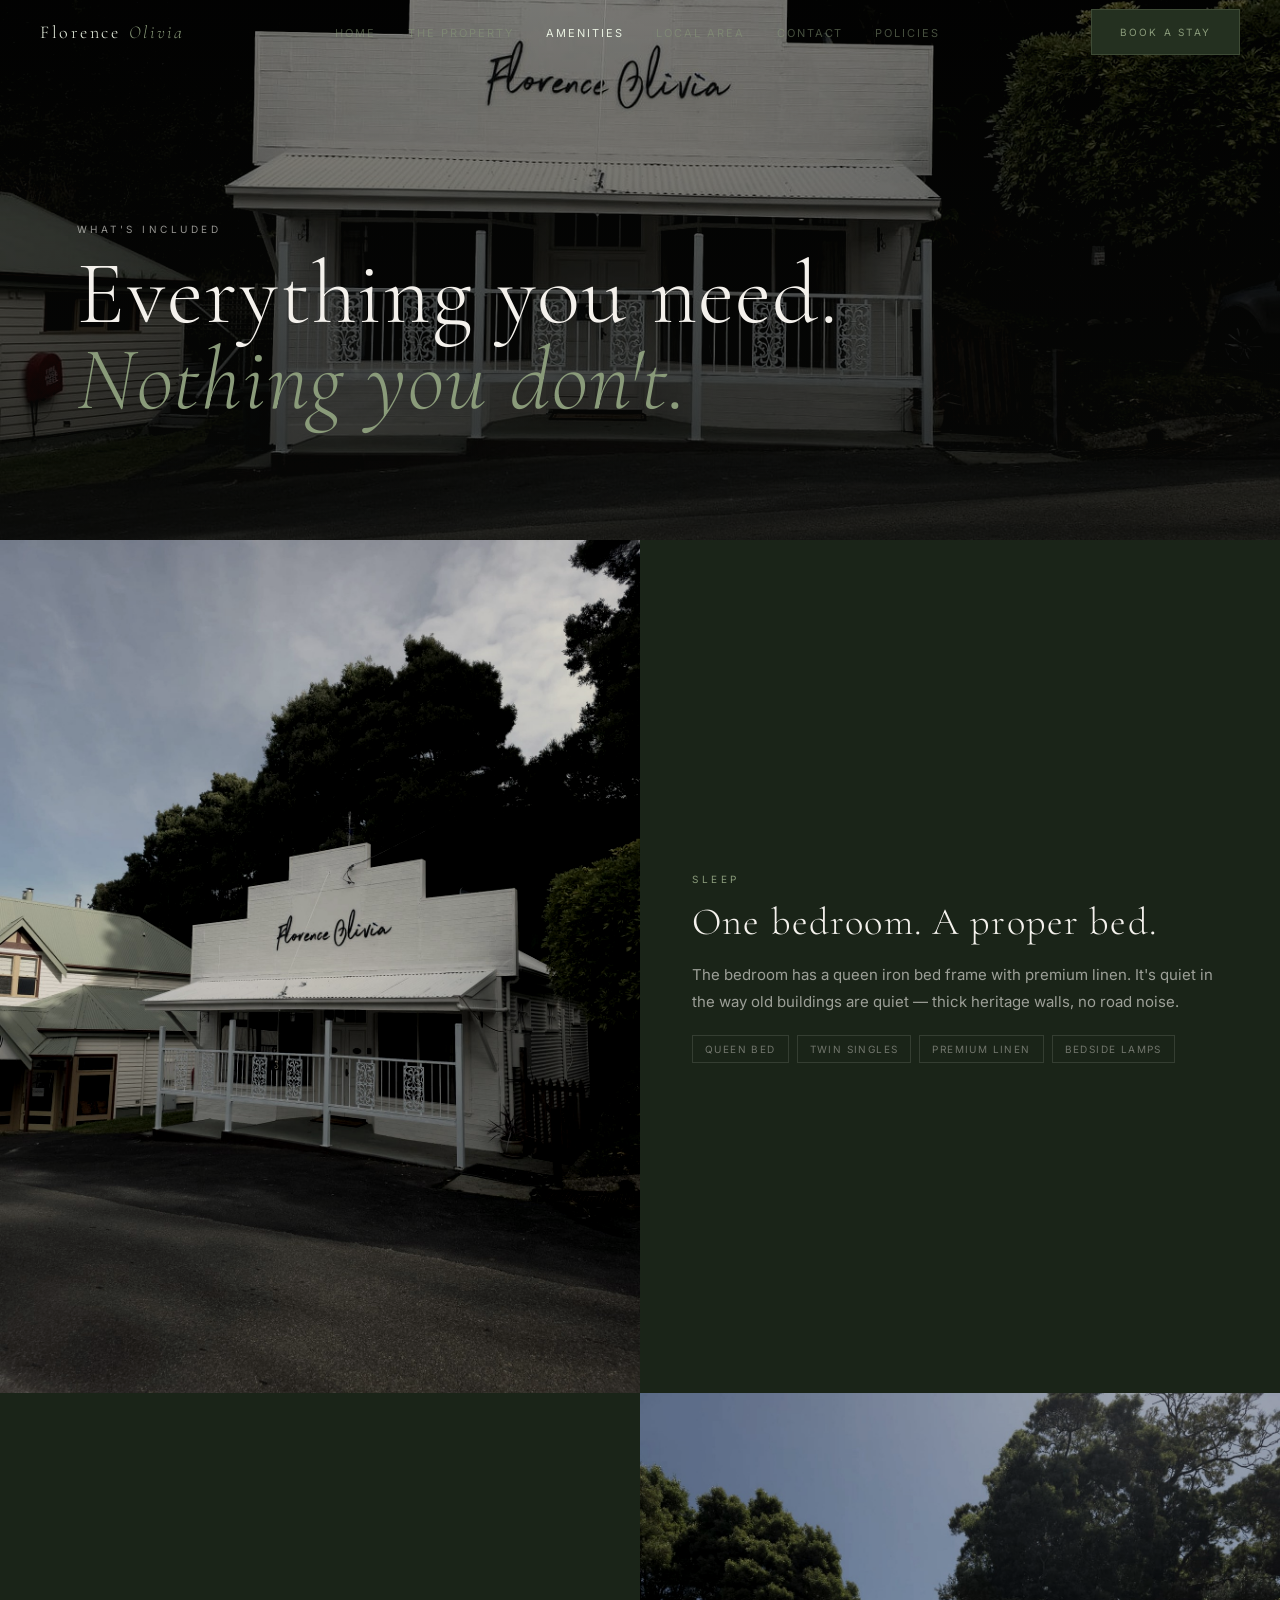
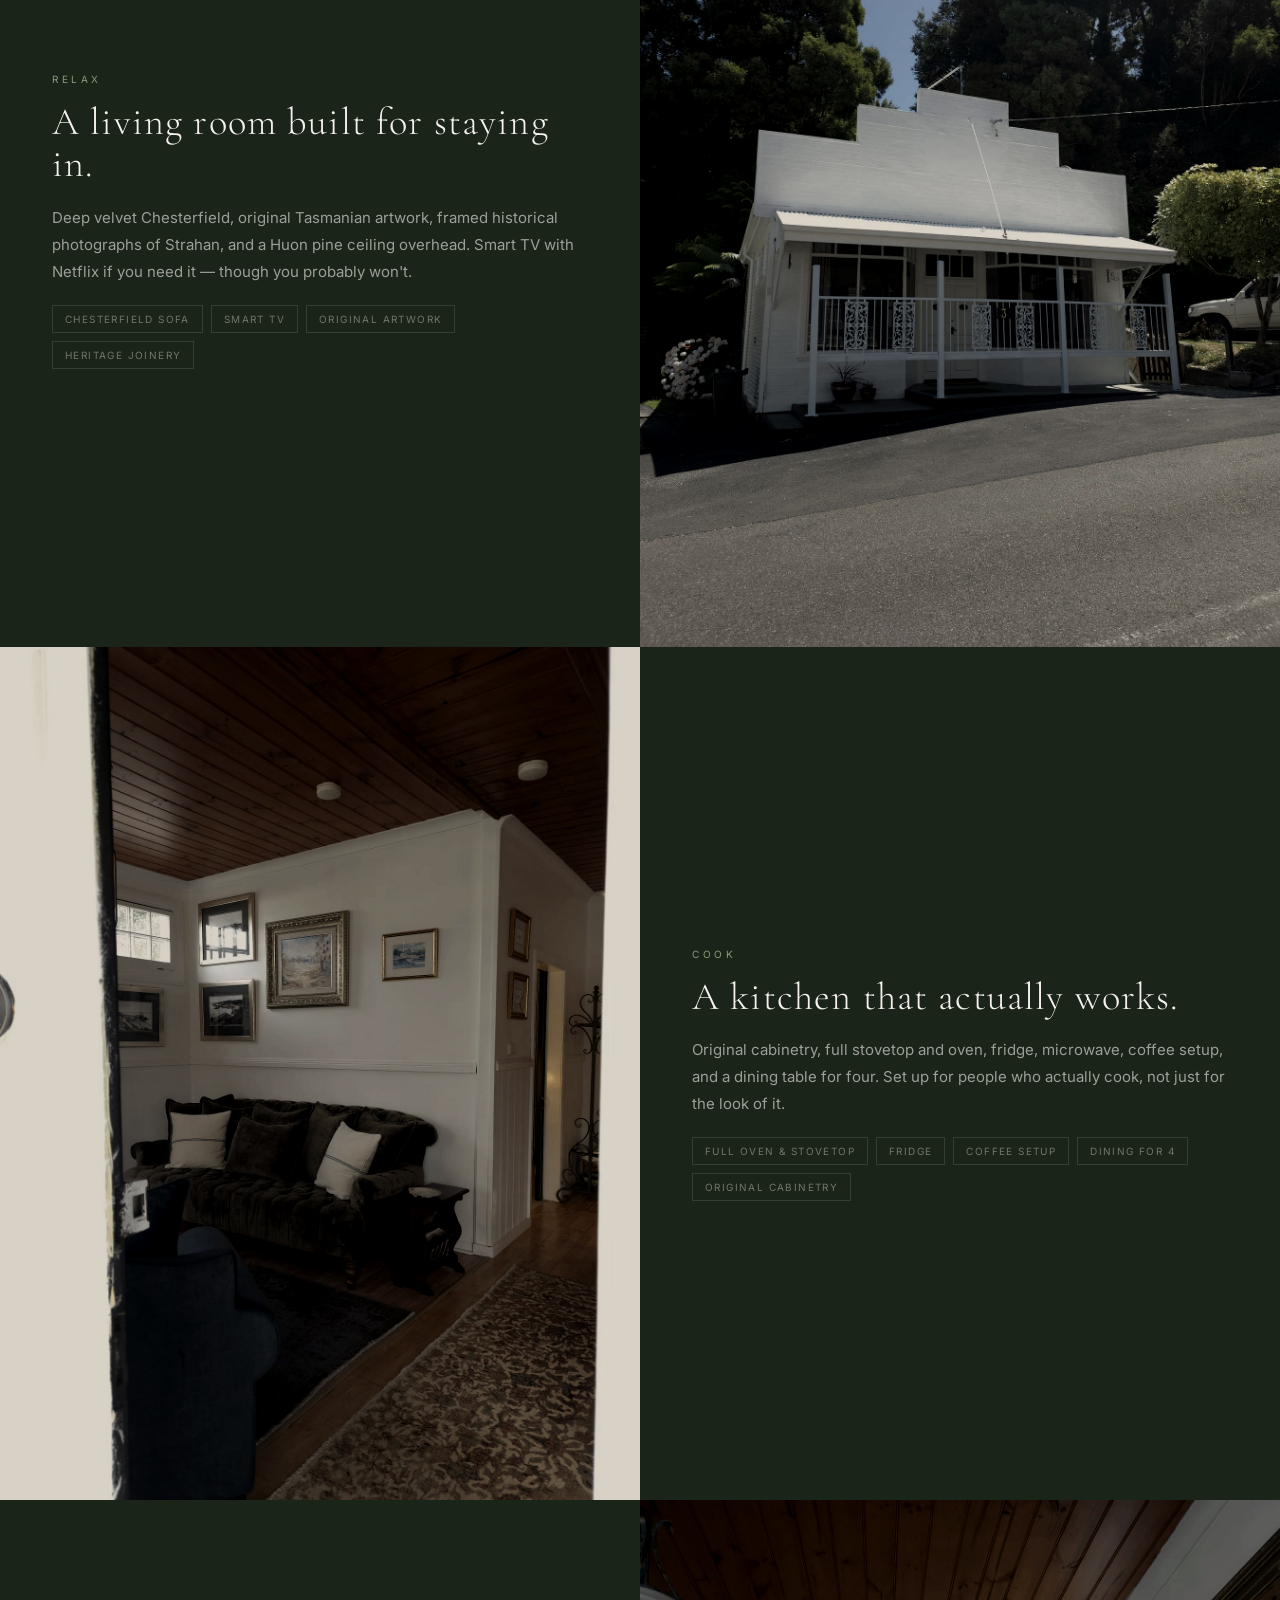
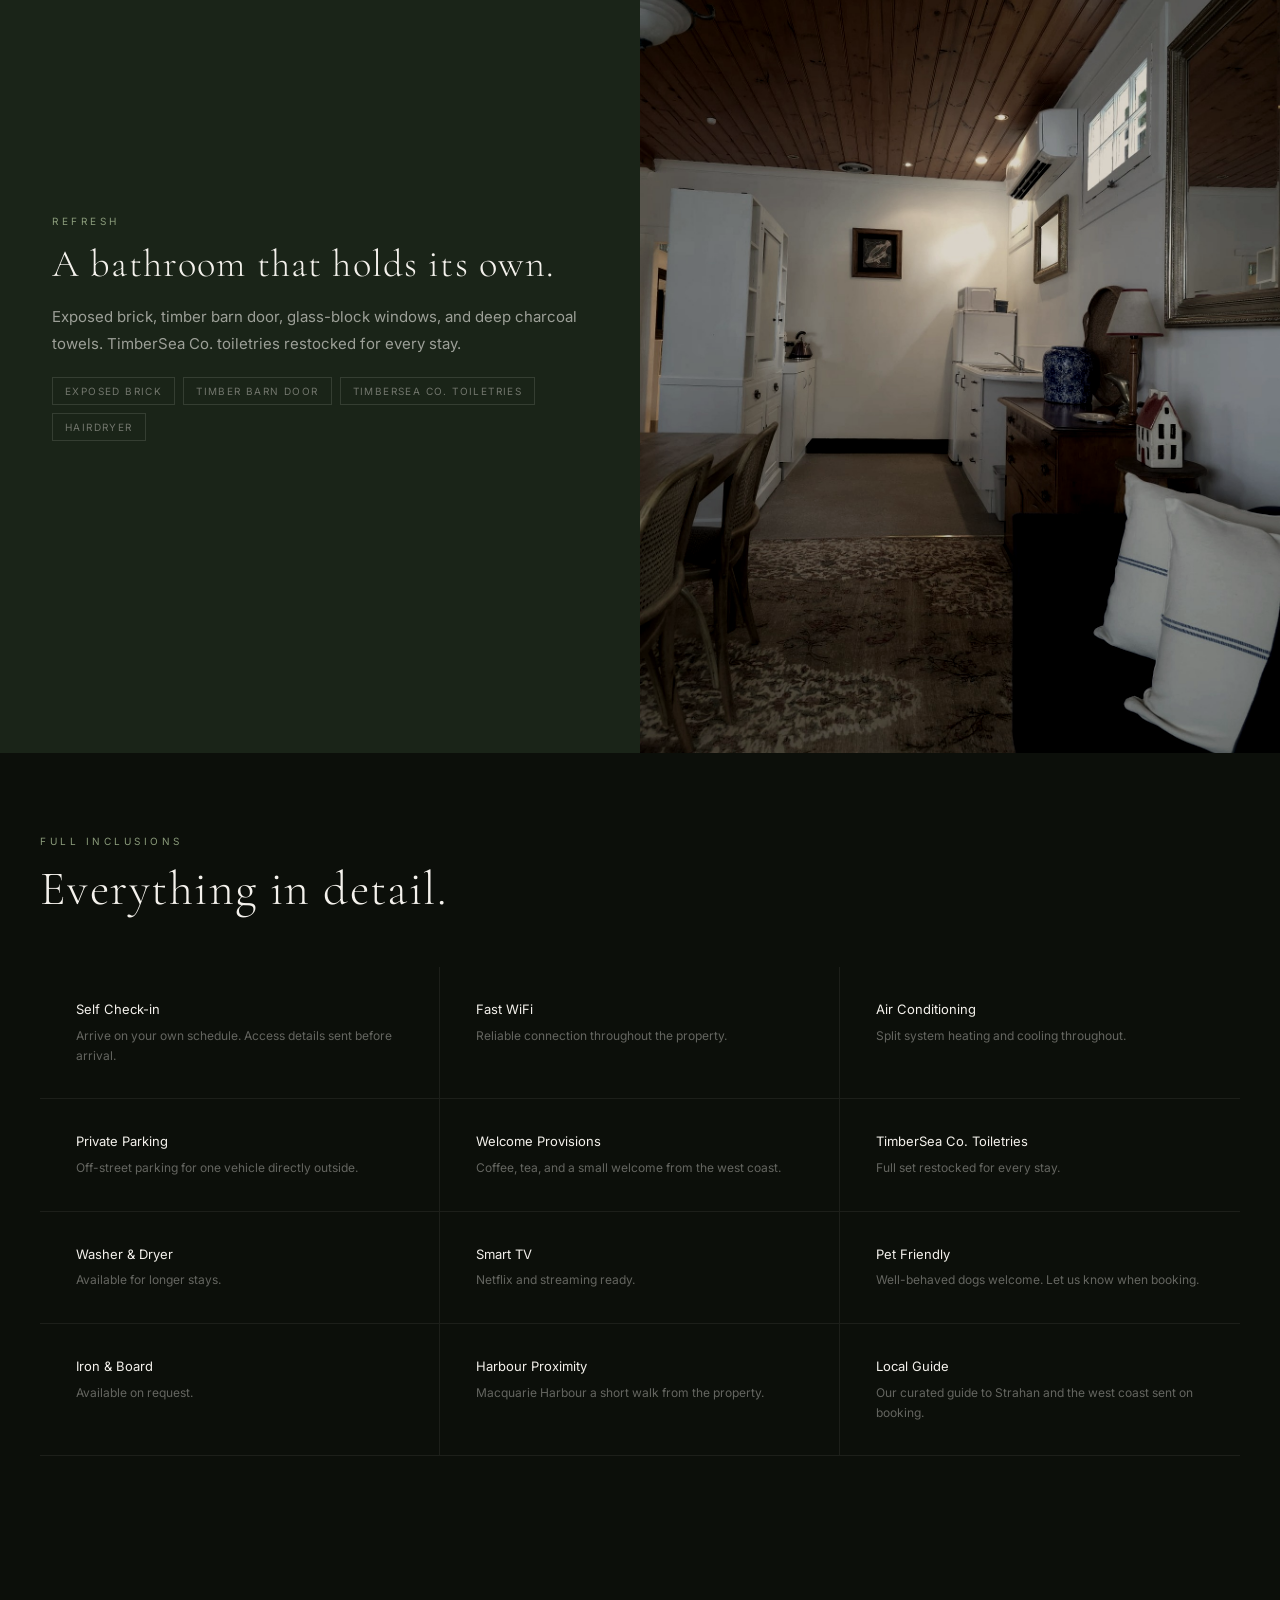
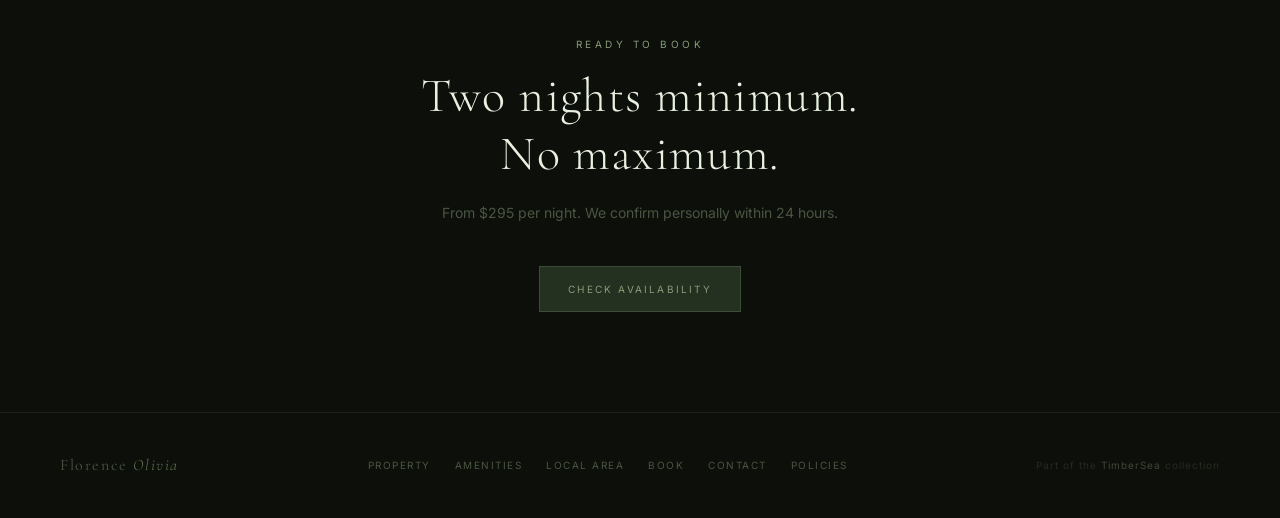
<file: amenities.html>
<!DOCTYPE html>
<html lang="en">
<head>
<meta charset="UTF-8"><meta name="viewport" content="width=device-width,initial-scale=1.0">
<title>Amenities — Florence Olivia, Strahan Tasmania</title>
<meta name="description" content="What's included at Florence Olivia — 1 bedroom, full kitchen, heritage interiors, self check-in. Strahan, West Coast Tasmania.">
<link rel="canonical" href="https://florenceolivia.com/amenities">
<meta name="robots" content="index, follow">
<meta property="og:type" content="website">
<meta property="og:site_name" content="Florence Olivia">
<meta property="og:url" content="https://florenceolivia.com/amenities">
<meta property="og:title" content="Amenities — Florence Olivia, Strahan Tasmania">
<meta property="og:description" content="What's included at Florence Olivia — 1 bedroom, full kitchen, heritage interiors, self check-in. Strahan, West Coast Tasmania.">
<meta property="og:image" content="https://florenceolivia.com/images/fo-living-room-1.jpg">
<meta name="twitter:card" content="summary_large_image">
<meta name="twitter:title" content="Amenities — Florence Olivia, Strahan Tasmania">
<meta name="twitter:description" content="What's included at Florence Olivia — 1 bedroom, full kitchen, heritage interiors, self check-in. Strahan, West Coast Tasmania.">
<meta name="twitter:image" content="https://florenceolivia.com/images/fo-living-room-1.jpg">
<link rel="stylesheet" href="brand.css">
<style>
.amenities-hero { position:relative; height:60vh; overflow:hidden; }
.amenities-hero img { width:100%; height:100%; object-fit:cover; filter:brightness(0.72) saturate(0.72) contrast(1.15); display:block; }
.amenities-hero-overlay { position:absolute; inset:0; background:linear-gradient(to bottom, rgba(10,11,9,.2) 0%, rgba(10,11,9,.6) 100%); }
.amenities-hero-content { position:absolute; inset:0; display:flex; flex-direction:column; justify-content:flex-end; padding:0 6% 8%; }
.amenities-hero-content h1 { font-family:'Cormorant Garamond',serif; font-size:clamp(42px,7vw,90px); font-weight:300; color:#F4F1EC; line-height:0.95; margin-bottom:16px; }
.amenities-hero-content h1 em { font-style:italic; color:var(--lichen,#7B9E9A); }

/* Photo + text rows */
.amenity-row { display:grid; grid-template-columns:1fr 1fr; min-height:420px; }
.amenity-row.flip { direction:rtl; }
.amenity-row.flip > * { direction:ltr; }
.amenity-photo { overflow:hidden; }
.amenity-photo img { width:100%; height:100%; object-fit:cover; display:block; filter:brightness(0.88) saturate(0.72) contrast(1.15); transition:transform .6s ease; }
.amenity-photo:hover img { transform:scale(1.03); }
.amenity-info { background:var(--pine,#111510); padding:56px 52px; display:flex; flex-direction:column; justify-content:center; }
.amenity-info .eyebrow { margin-bottom:14px; }
.amenity-info h2 { font-family:'Cormorant Garamond',serif; font-size:clamp(28px,3vw,42px); font-weight:300; color:#F4F1EC; margin-bottom:18px; line-height:1.1; }
.amenity-info p { color:rgba(244,241,236,0.6); line-height:1.8; font-size:15px; margin-bottom:20px; }
.amenity-tags { display:flex; flex-wrap:wrap; gap:8px; }
.amenity-tag { font-size:10px; letter-spacing:0.14em; text-transform:uppercase; color:rgba(244,241,236,0.4); border:1px solid rgba(244,241,236,0.12); padding:5px 12px; }

/* Full amenities list */
.amenities-list-section { background:var(--void,#0A0B09); padding:80px 0; }
.amenities-list-grid { display:grid; grid-template-columns:repeat(3,1fr); gap:0; }
.amenities-list-item { padding:32px 36px; border-bottom:1px solid rgba(244,241,236,0.07); border-right:1px solid rgba(244,241,236,0.07); }
.amenities-list-item:nth-child(3n) { border-right:none; }
.ali-name { font-size:13px; color:#F4F1EC; margin-bottom:6px; }
.ali-desc { font-size:12px; color:rgba(244,241,236,0.38); line-height:1.7; }

@media(max-width:860px){
  .amenity-row, .amenity-row.flip { grid-template-columns:1fr; direction:ltr; }
  .amenity-photo { height:280px; }
  .amenity-info { padding:36px 28px; }
  .amenities-list-grid { grid-template-columns:1fr 1fr; }
  .amenities-list-item:nth-child(3n) { border-right:1px solid rgba(244,241,236,0.07); }
  .amenities-list-item:nth-child(2n) { border-right:none; }
}
@media(max-width:520px){
  .amenities-list-grid { grid-template-columns:1fr; }
  .amenities-list-item { border-right:none !important; }
}
</style>
</head>
<body>

<nav class="nav" id="nav">
  <a href="/" class="nav-logo">Florence <em>Olivia</em></a>
  <ul class="nav-links">
    <li><a href="/">Home</a></li>
    <li><a href="property.html">The Property</a></li>
    <li><a href="amenities.html" class="active">Amenities</a></li>
    <li><a href="local.html">Local Area</a></li>
    <li><a href="contact.html">Contact</a></li>
    <li><a href="policies.html">Policies</a></li>
  </ul>
  <a href="book.html" class="btn btn-primary nav-book">Book a Stay</a>
  <button class="nav-hamburger" onclick="toggleNav()"><span></span><span></span><span></span></button>
</nav>
<div class="nav-drawer" id="drawer">
  <button class="nav-drawer-close" onclick="toggleNav()">✕</button>
  <a href="/" onclick="toggleNav()">Home</a>
  <a href="property.html" onclick="toggleNav()">The Property</a>
  <a href="amenities.html" onclick="toggleNav()">Amenities</a>
  <a href="local.html" onclick="toggleNav()">Local Area</a>
  <a href="contact.html" onclick="toggleNav()">Contact</a>
  <a href="policies.html" onclick="toggleNav()">Policies</a>
  <a href="book.html" onclick="toggleNav()">Book a Stay</a>
</div>

<!-- Hero -->
<div class="amenities-hero">
  <img src="/images/fo-living-room-1.jpg" alt="Florence Olivia interior">
  <div class="amenities-hero-overlay"></div>
  <div class="amenities-hero-content">
    <div class="eyebrow" style="color:rgba(244,241,236,0.6);margin-bottom:14px">What's included</div>
    <h1>Everything you need.<br><em>Nothing you don't.</em></h1>
  </div>
</div>

<!-- Bedroom row -->
<div class="amenity-row">
  <div class="amenity-photo">
    <img src="/images/fo-bedroom.jpg" alt="Bedroom" loading="lazy">
  </div>
  <div class="amenity-info">
    <div class="eyebrow">Sleep</div>
    <h2>One bedroom. A proper bed.</h2>
    <p>The bedroom has a queen iron bed frame with premium linen. It's quiet in the way old buildings are quiet — thick heritage walls, no road noise.</p>
    <div class="amenity-tags">
      <span class="amenity-tag">Queen bed</span>
      <span class="amenity-tag">Twin singles</span>
      <span class="amenity-tag">Premium linen</span>
      <span class="amenity-tag">Bedside lamps</span>
    </div>
  </div>
</div>

<!-- Living room row -->
<div class="amenity-row flip">
  <div class="amenity-photo">
    <img src="/images/fo-gallery-wall-2.jpg" alt="Living room" loading="lazy">
  </div>
  <div class="amenity-info">
    <div class="eyebrow">Relax</div>
    <h2>A living room built for staying in.</h2>
    <p>Deep velvet Chesterfield, original Tasmanian artwork, framed historical photographs of Strahan, and a Huon pine ceiling overhead. Smart TV with Netflix if you need it — though you probably won't.</p>
    <div class="amenity-tags">
      <span class="amenity-tag">Chesterfield sofa</span>
      <span class="amenity-tag">Smart TV</span>
      <span class="amenity-tag">Original artwork</span>
      <span class="amenity-tag">Heritage joinery</span>
    </div>
  </div>
</div>

<!-- Kitchen row -->
<div class="amenity-row">
  <div class="amenity-photo">
    <img src="/images/fo-kitchen-1.jpg" alt="Kitchen" loading="lazy">
  </div>
  <div class="amenity-info">
    <div class="eyebrow">Cook</div>
    <h2>A kitchen that actually works.</h2>
    <p>Original cabinetry, full stovetop and oven, fridge, microwave, coffee setup, and a dining table for four. Set up for people who actually cook, not just for the look of it.</p>
    <div class="amenity-tags">
      <span class="amenity-tag">Full oven & stovetop</span>
      <span class="amenity-tag">Fridge</span>
      <span class="amenity-tag">Coffee setup</span>
      <span class="amenity-tag">Dining for 4</span>
      <span class="amenity-tag">Original cabinetry</span>
    </div>
  </div>
</div>

<!-- Bathroom row -->
<div class="amenity-row flip">
  <div class="amenity-photo">
    <img src="/images/fo-bathroom-sink.jpg" alt="Bathroom" loading="lazy">
  </div>
  <div class="amenity-info">
    <div class="eyebrow">Refresh</div>
    <h2>A bathroom that holds its own.</h2>
    <p>Exposed brick, timber barn door, glass-block windows, and deep charcoal towels. TimberSea Co. toiletries restocked for every stay.</p>
    <div class="amenity-tags">
      <span class="amenity-tag">Exposed brick</span>
      <span class="amenity-tag">Timber barn door</span>
      <span class="amenity-tag">TimberSea Co. toiletries</span>
      <span class="amenity-tag">Hairdryer</span>
    </div>
  </div>
</div>

<!-- Full list -->
<div class="amenities-list-section">
  <div class="container">
    <div style="margin-bottom:48px">
      <div class="eyebrow" style="margin-bottom:12px">Full inclusions</div>
      <h2 style="color:#F4F1EC">Everything in detail.</h2>
    </div>
    <div class="amenities-list-grid">
      <div class="amenities-list-item"><div class="ali-name">Self Check-in</div><div class="ali-desc">Arrive on your own schedule. Access details sent before arrival.</div></div>
      <div class="amenities-list-item"><div class="ali-name">Fast WiFi</div><div class="ali-desc">Reliable connection throughout the property.</div></div>
      <div class="amenities-list-item"><div class="ali-name">Air Conditioning</div><div class="ali-desc">Split system heating and cooling throughout.</div></div>
      <div class="amenities-list-item"><div class="ali-name">Private Parking</div><div class="ali-desc">Off-street parking for one vehicle directly outside.</div></div>
      <div class="amenities-list-item"><div class="ali-name">Welcome Provisions</div><div class="ali-desc">Coffee, tea, and a small welcome from the west coast.</div></div>
      <div class="amenities-list-item"><div class="ali-name">TimberSea Co. Toiletries</div><div class="ali-desc">Full set restocked for every stay.</div></div>
      <div class="amenities-list-item"><div class="ali-name">Washer & Dryer</div><div class="ali-desc">Available for longer stays.</div></div>
      <div class="amenities-list-item"><div class="ali-name">Smart TV</div><div class="ali-desc">Netflix and streaming ready.</div></div>
      <div class="amenities-list-item"><div class="ali-name">Pet Friendly</div><div class="ali-desc">Well-behaved dogs welcome. Let us know when booking.</div></div>
      <div class="amenities-list-item"><div class="ali-name">Iron & Board</div><div class="ali-desc">Available on request.</div></div>
      <div class="amenities-list-item"><div class="ali-name">Harbour Proximity</div><div class="ali-desc">Macquarie Harbour a short walk from the property.</div></div>
      <div class="amenities-list-item"><div class="ali-name">Local Guide</div><div class="ali-desc">Our curated guide to Strahan and the west coast sent on booking.</div></div>
    </div>
  </div>
</div>

<!-- CTA -->
<section class="cta-block">
  <div class="eyebrow" style="margin-bottom:16px">Ready to book</div>
  <h2>Two nights minimum.<br>No maximum.</h2>
  <p>From <span id="js-am-rate">$295</span> per night. We confirm personally within 24 hours.</p>
  <a href="book.html" class="btn btn-primary">Check Availability</a>
</section>

<footer class="footer">
  <div class="footer-logo">Florence <em>Olivia</em></div>
  <div class="footer-links">
    <a href="property.html">Property</a>
    <a href="amenities.html">Amenities</a>
    <a href="local.html">Local Area</a>
    <a href="book.html">Book</a>
    <a href="contact.html">Contact</a>
    <a href="policies.html">Policies</a>
  </div>
  <div class="footer-ts">Part of the <a href="https://timbersea.com.au" style="color:var(--lichen)">TimberSea</a> collection</div>
</footer>

<script>
function toggleNav(){ document.getElementById('drawer').classList.toggle('open'); }
window.addEventListener('scroll', function(){ document.getElementById('nav').classList.toggle('scrolled', window.scrollY > 60); });
var obs = new IntersectionObserver(function(e){ e.forEach(function(el){ if(el.isIntersecting){ el.target.style.opacity='1'; el.target.style.transform='translateY(0)'; }}); }, {threshold:0.1});
document.querySelectorAll('.amenity-row, .amenities-list-section, .cta-block').forEach(function(el){ el.style.opacity='0'; el.style.transform='translateY(24px)'; el.style.transition='opacity .7s ease, transform .7s ease'; obs.observe(el); });
</script>
<script>
(async function(){
  var KEY = 'eyJhbGciOiJIUzI1NiIsInR5cCI6IkpXVCJ9.eyJpc3MiOiJzdXBhYmFzZSIsInJlZiI6ImJ0cGxybnloYmxjYWx3eWlyb2xrIiwicm9sZSI6ImFub24iLCJpYXQiOjE3ODQ0MTUxNDIsImV4cCI6MjA5OTk5MTE0Mn0.oUnGLIOt0_gqm4ARF1RYUPsTJRLnZIVJbdIzG5_alhw';
  try {
    var res = await fetch('https://btplrnyhblcalwyirolk.supabase.co/rest/v1/ts_properties?id=eq.8d3cb879-cd15-4218-884f-70406e1e234a&select=base_rate', {
      headers: { 'apikey': KEY, 'Authorization': 'Bearer ' + KEY }
    });
    var data = await res.json();
    if(data && data[0] && data[0].base_rate !== null && data[0].base_rate !== undefined){
      var el = document.getElementById('js-am-rate');
      if(el) el.textContent = '$' + parseFloat(data[0].base_rate).toFixed(0);
    }
  } catch(e){}
})();
</script>
<script src="/site-config.js" defer></script>
</body>
</html>
</file>
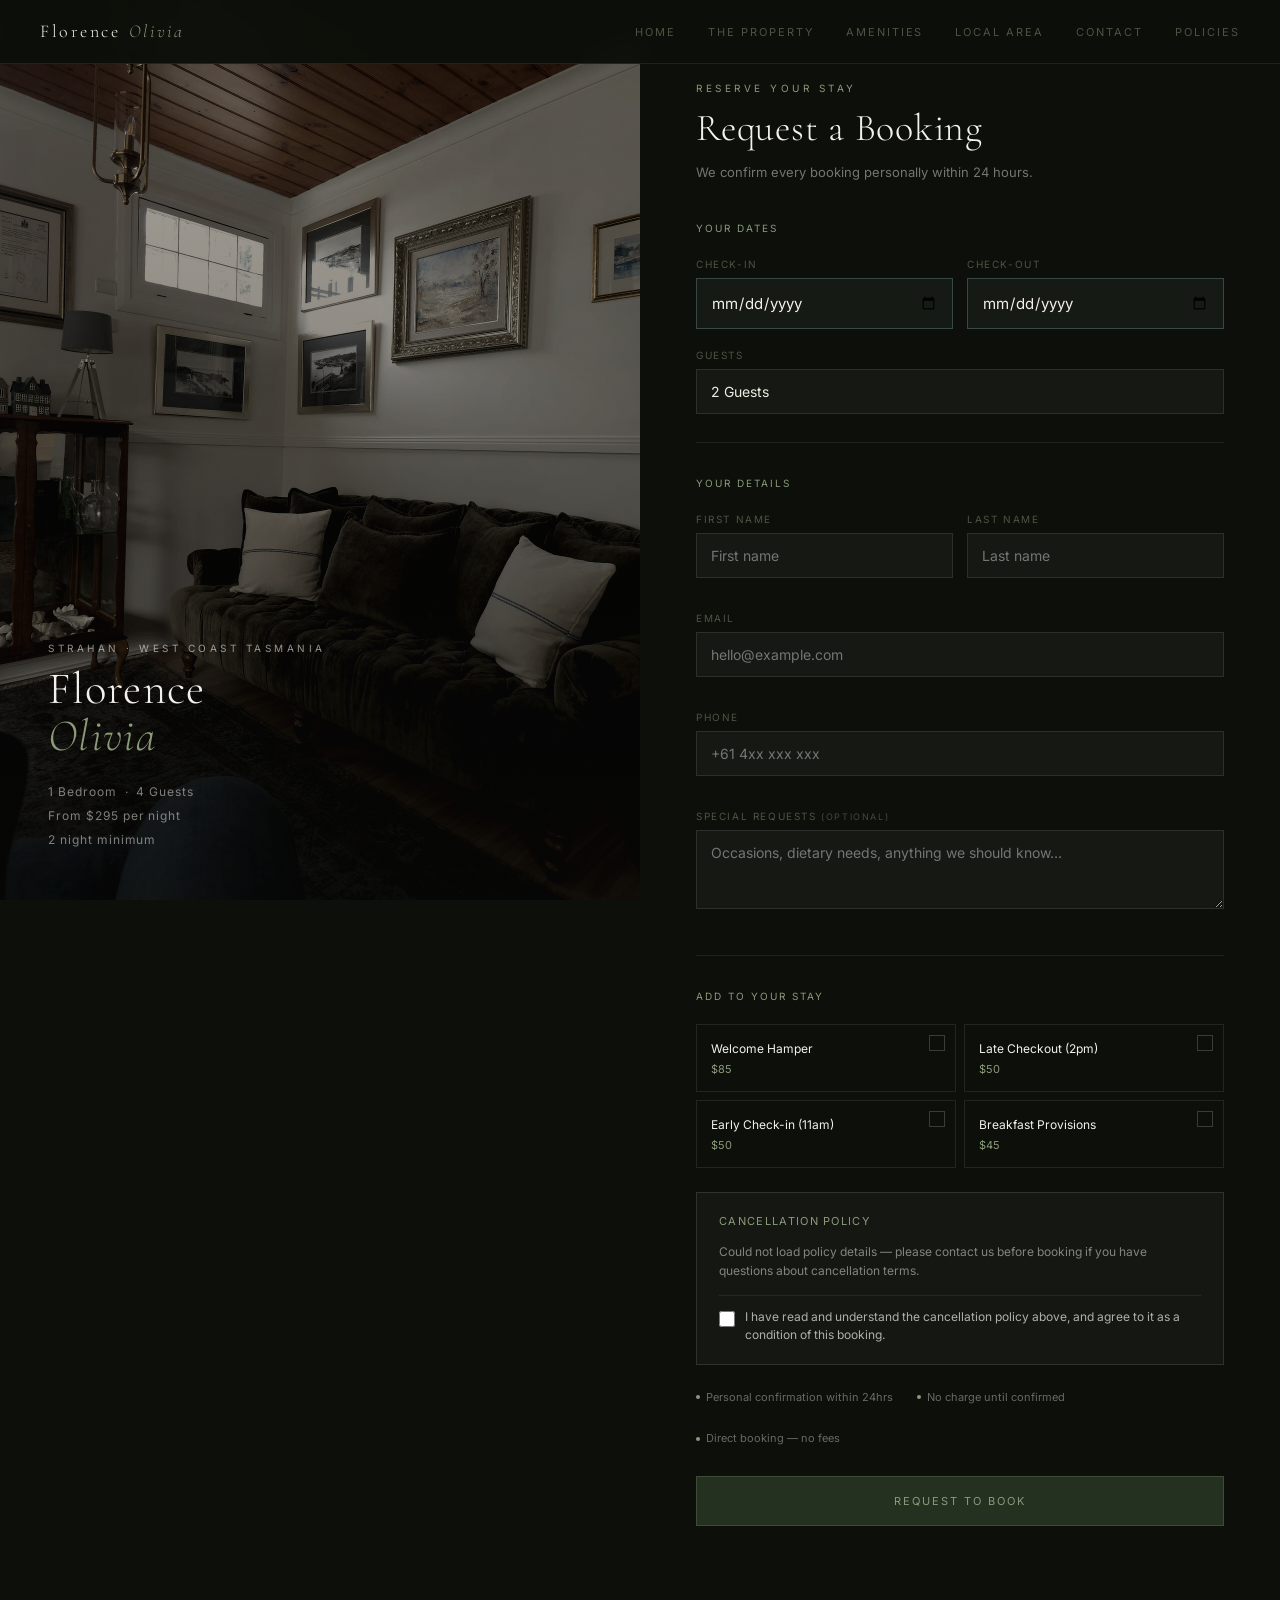
<file: book.html>
<!DOCTYPE html>
<html lang="en">
<head>
<meta charset="UTF-8">
<meta name="viewport" content="width=device-width,initial-scale=1.0">
<title>Book — Florence Olivia, Strahan Tasmania</title>
<meta name="description" content="Book your stay at Florence Olivia. Heritage property in Strahan, West Coast Tasmania.">
<link rel="canonical" href="https://florenceolivia.com/book">
<meta name="robots" content="index, follow">
<meta property="og:type" content="website">
<meta property="og:site_name" content="Florence Olivia">
<meta property="og:url" content="https://florenceolivia.com/book">
<meta property="og:title" content="Book — Florence Olivia, Strahan Tasmania">
<meta property="og:description" content="Book your stay at Florence Olivia. Heritage property in Strahan, West Coast Tasmania.">
<meta property="og:image" content="https://florenceolivia.com/images/fo-exterior-sign-1.jpg">
<meta name="twitter:card" content="summary_large_image">
<meta name="twitter:title" content="Book — Florence Olivia, Strahan Tasmania">
<meta name="twitter:description" content="Book your stay at Florence Olivia. Heritage property in Strahan, West Coast Tasmania.">
<meta name="twitter:image" content="https://florenceolivia.com/images/fo-exterior-sign-1.jpg">
<link rel="stylesheet" href="brand.css">
<style>
.book-page { min-height:100svh; display:grid; grid-template-columns:1fr 1fr; }

/* Left — sticky photo */
.book-left {
  position:sticky; top:0; height:100svh; overflow:hidden;
}
.book-left img {
  width:100%; height:100%; object-fit:cover;
  filter:brightness(0.82) saturate(0.72) contrast(1.15);
  display:block;
}
.book-left-overlay {
  position:absolute; inset:0;
  background:linear-gradient(to bottom, rgba(10,11,9,.15) 0%, rgba(10,11,9,.55) 100%);
}
.book-left-label {
  position:absolute; bottom:48px; left:48px;
}
.book-left-label .eyebrow { color:rgba(244,241,236,0.6); margin-bottom:10px; }
.book-left-label h2 {
  font-family:'Cormorant Garamond',serif; font-weight:300;
  font-size:clamp(32px,3.5vw,52px); color:#F4F1EC; line-height:1.05;
}
.book-left-label h2 em { font-style:italic; color:var(--lichen,#7B9E9A); }
.book-left-label .book-left-detail {
  margin-top:20px; font-size:12px; color:rgba(244,241,236,0.5);
  letter-spacing:0.08em; line-height:2;
}

/* Right — form */
.book-right {
  padding:80px 56px 80px;
  display:flex; flex-direction:column;
  background:var(--void,#0A0B09);
}
.form-section-label {
  font-size:10px; letter-spacing:0.2em; text-transform:uppercase;
  color:var(--lichen,#7B9E9A); margin-bottom:20px; margin-top:32px;
}
.form-section-label:first-child { margin-top:0; }
.form-group { display:flex; flex-direction:column; gap:6px; margin-bottom:18px; }
.form-group label { font-size:10px; letter-spacing:0.16em; text-transform:uppercase; color:var(--text-dim,rgba(244,241,236,0.45)); }
.form-group input,
.form-group select,
.form-group textarea {
  background:rgba(255,255,255,0.04); border:1px solid rgba(244,241,236,0.1);
  color:var(--text-bright,#F4F1EC); padding:13px 14px;
  font-family:inherit; font-size:14px; outline:none;
  transition:border-color .2s; border-radius:0;
  -webkit-appearance:none;
}
.form-group input:focus,
.form-group select:focus,
.form-group textarea:focus { border-color:var(--lichen,#7B9E9A); }
.form-group select option { background:#0A0B09; }
.form-grid { display:grid; grid-template-columns:1fr 1fr; gap:14px; }
.form-full { grid-column:1/-1; }
.form-sep { height:1px; background:rgba(244,241,236,0.08); margin:28px 0; }

/* Date fields — highlight */
.date-row { display:grid; grid-template-columns:1fr 1fr; gap:14px; margin-bottom:18px; }
.date-field { display:flex; flex-direction:column; gap:6px; }
.date-field label { font-size:10px; letter-spacing:0.16em; text-transform:uppercase; color:var(--text-dim); }
.date-field input {
  background:rgba(123,158,154,0.08); border:1px solid rgba(123,158,154,0.35);
  color:#F4F1EC; padding:14px; font-family:inherit; font-size:15px;
  outline:none; transition:border-color .2s;
}
.date-field input:focus { border-color:var(--lichen); }

/* Price summary */
.price-summary {
  border:1px solid rgba(244,241,236,0.1);
  background:rgba(255,255,255,0.03);
  padding:20px 22px; margin:24px 0;
}
.price-row { display:flex; justify-content:space-between; padding:9px 0; font-size:13px; border-bottom:1px solid rgba(244,241,236,0.06); }
.price-row:last-child { border-bottom:none; font-size:15px; color:#F4F1EC; padding-top:14px; }
.price-label { color:rgba(244,241,236,0.45); }

/* Extras */
.extras-grid { display:grid; grid-template-columns:1fr 1fr; gap:8px; margin-bottom:24px; }
.extra-item {
  border:1px solid rgba(244,241,236,0.1); padding:14px 14px 12px;
  cursor:pointer; transition:all .2s; position:relative;
}
.extra-item:hover { border-color:rgba(123,158,154,0.4); }
.extra-item.selected { border-color:var(--lichen); background:rgba(123,158,154,0.07); }
.extra-name { font-size:12px; color:#F4F1EC; margin-bottom:3px; }
.extra-price { font-size:11px; color:var(--lichen); }
.extra-check {
  position:absolute; top:10px; right:10px;
  width:16px; height:16px; border:1px solid rgba(244,241,236,0.2);
  display:flex; align-items:center; justify-content:center;
  font-size:10px; color:var(--lichen); transition:all .2s;
}
.extra-item.selected .extra-check { background:var(--lichen); border-color:var(--lichen); }
.extra-item.selected .extra-check::after { content:'✓'; color:#0A0B09; }

/* Trust signals */
.trust-row { display:flex; gap:24px; margin-bottom:28px; flex-wrap:wrap; }
.trust-item { font-size:11px; color:rgba(244,241,236,0.4); display:flex; align-items:center; gap:6px; }
.trust-item::before { content:''; width:4px; height:4px; background:var(--lichen); border-radius:50%; flex-shrink:0; }

/* Error / success */
.form-error { color:#c0735a; font-size:12px; margin-bottom:12px; display:none; }
.success-block { display:none; flex:1; align-items:center; justify-content:center; flex-direction:column; text-align:center; padding:60px 0; }
.success-icon { width:48px; height:48px; border:1px solid var(--lichen); border-radius:50%; display:flex; align-items:center; justify-content:center; margin:0 auto 24px; color:var(--lichen); font-size:22px; }

@media(max-width:900px){
  .book-page { grid-template-columns:1fr; }
  .book-left { display:none; }
  .book-right { padding:96px 24px 60px; }
  .form-grid { grid-template-columns:1fr; }
  .extras-grid { grid-template-columns:1fr; }
  .date-row { grid-template-columns:1fr; }
}
</style>
</head>
<body>

<nav class="nav scrolled" id="nav">
  <a href="/" class="nav-logo">Florence <em>Olivia</em></a>
  <ul class="nav-links">
    <li><a href="/">Home</a></li>
    <li><a href="property.html">The Property</a></li>
    <li><a href="amenities.html">Amenities</a></li>
    <li><a href="local.html">Local Area</a></li>
    <li><a href="contact.html">Contact</a></li>
    <li><a href="policies.html">Policies</a></li>
  </ul>
  <button class="nav-hamburger" id="hamburger" onclick="toggleNav()" aria-label="Menu">
    <span></span><span></span><span></span>
  </button>
</nav>

<div class="nav-drawer" id="drawer">
  <button class="nav-drawer-close" onclick="toggleNav()">✕</button>
  <a href="/" onclick="toggleNav()">Home</a>
  <a href="property.html" onclick="toggleNav()">The Property</a>
  <a href="amenities.html" onclick="toggleNav()">Amenities</a>
  <a href="local.html" onclick="toggleNav()">Local Area</a>
  <a href="contact.html" onclick="toggleNav()">Contact</a>
  <a href="policies.html" onclick="toggleNav()">Policies</a>
</div>

<div class="book-page">

  <!-- Left: sticky photo -->
  <div class="book-left">
    <img src="/images/fo-exterior-sign-1.jpg" alt="Florence Olivia, Strahan Tasmania">
    <div class="book-left-overlay"></div>
    <div class="book-left-label">
      <div class="eyebrow">Strahan · West Coast Tasmania</div>
      <h2>Florence<br><em>Olivia</em></h2>
      <div class="book-left-detail">
        1 Bedroom &nbsp;·&nbsp; 4 Guests<br>
        From <span id="js-rate-display">$295</span> per night<br>
        2 night minimum
      </div>
    </div>
  </div>

  <!-- Right: form -->
  <div class="book-right">

    <div id="booking-form">
      <div style="margin-bottom:36px">
        <div class="eyebrow" style="margin-bottom:10px">Reserve your stay</div>
        <h1 style="font-family:'Cormorant Garamond',serif;font-size:clamp(26px,3vw,38px);font-weight:300;color:#F4F1EC">Request a Booking</h1>
        <p style="color:rgba(244,241,236,0.45);font-size:13px;margin-top:8px">We confirm every booking personally within 24 hours.</p>
      </div>

      <!-- Dates -->
      <div class="form-section-label">Your dates</div>
      <div class="date-row">
        <div class="date-field">
          <label>Check-in</label>
          <input type="date" id="check-in" onchange="calcPrice()">
        </div>
        <div class="date-field">
          <label>Check-out</label>
          <input type="date" id="check-out" onchange="calcPrice()">
        </div>
      </div>
      <div class="form-group">
        <label>Guests</label>
        <select id="guests">
          <option value="1">1 Guest</option>
          <option value="2" selected>2 Guests</option>
          <option value="3">3 Guests</option>
          <option value="4">4 Guests</option>
        </select>
      </div>

      <div class="form-sep"></div>

      <!-- Guest details -->
      <div class="form-section-label">Your details</div>
      <div class="form-grid">
        <div class="form-group">
          <label>First name</label>
          <input type="text" id="fname" placeholder="First name">
        </div>
        <div class="form-group">
          <label>Last name</label>
          <input type="text" id="lname" placeholder="Last name">
        </div>
        <div class="form-group form-full">
          <label>Email</label>
          <input type="email" id="email" placeholder="hello@example.com">
        </div>
        <div class="form-group form-full">
          <label>Phone</label>
          <input type="tel" id="phone" placeholder="+61 4xx xxx xxx">
        </div>
        <div class="form-group form-full">
          <label>Special requests <span style="color:rgba(244,241,236,0.25);font-size:9px">(optional)</span></label>
          <textarea id="requests" rows="3" placeholder="Occasions, dietary needs, anything we should know…"></textarea>
        </div>
      </div>

      <div class="form-sep"></div>

      <!-- Extras -->
      <div class="form-section-label">Add to your stay</div>
      <div class="extras-grid">
        <div class="extra-item" onclick="toggleExtra(this,'Welcome hamper','85')">
          <div class="extra-check"></div>
          <div class="extra-name">Welcome Hamper</div>
          <div class="extra-price">$85</div>
        </div>
        <div class="extra-item" onclick="toggleExtra(this,'Late checkout (2pm)','50')">
          <div class="extra-check"></div>
          <div class="extra-name">Late Checkout (2pm)</div>
          <div class="extra-price">$50</div>
        </div>
        <div class="extra-item" onclick="toggleExtra(this,'Early check-in (11am)','50')">
          <div class="extra-check"></div>
          <div class="extra-name">Early Check-in (11am)</div>
          <div class="extra-price">$50</div>
        </div>
        <div class="extra-item" onclick="toggleExtra(this,'Breakfast provisions','45')">
          <div class="extra-check"></div>
          <div class="extra-name">Breakfast Provisions</div>
          <div class="extra-price">$45</div>
        </div>
      </div>

      <!-- Price summary -->
      <div class="price-summary" id="price-summary" style="display:none">
        <div class="price-row"><span class="price-label" id="nights-label">Nights</span><span id="room-price">—</span></div>
        <div class="price-row"><span class="price-label">Cleaning fee</span><span id="js-clean-display">$150</span></div>
        <div class="price-row" id="extras-row" style="display:none"><span class="price-label">Extras</span><span id="extras-price">—</span></div>
        <div class="price-row"><span class="price-label"><strong>Total</strong></span><span id="total-price" style="color:#F4F1EC;font-weight:400">—</span></div>
      </div>

      <!-- Cancellation Policy -->
      <div id="policy-card" style="background:rgba(255,255,255,0.03);border:1px solid rgba(244,241,236,0.12);padding:20px 22px;margin:24px 0">
        <div style="font-size:11px;letter-spacing:0.12em;text-transform:uppercase;color:var(--lichen,#7B9E9A);margin-bottom:12px">Cancellation Policy</div>
        <div id="policy-tiers-display" style="margin-bottom:14px">
          <div style="font-size:12px;color:rgba(244,241,236,0.5);padding:8px 0">Loading policy…</div>
        </div>
        <label style="display:flex;align-items:flex-start;gap:10px;cursor:pointer;padding-top:12px;border-top:1px solid rgba(244,241,236,0.08)">
          <input type="checkbox" id="policy-ack" style="margin-top:3px;width:16px;height:16px;flex-shrink:0;accent-color:#7B9E9A;cursor:pointer">
          <span style="font-size:12px;color:rgba(244,241,236,0.7);line-height:1.5">I have read and understand the cancellation policy above, and agree to it as a condition of this booking.</span>
        </label>
      </div>

      <!-- Trust -->
      <div class="trust-row">
        <div class="trust-item">Personal confirmation within 24hrs</div>
        <div class="trust-item">No charge until confirmed</div>
        <div class="trust-item">Direct booking — no fees</div>
      </div>

      <div class="form-error" id="form-error"></div>

      <button class="btn btn-primary" onclick="submitBooking()" style="width:100%;padding:17px;font-size:11px;letter-spacing:0.18em" id="submit-btn">
        Request to Book
      </button>
    </div>

    <!-- Success -->
    <div class="success-block" id="success-block">
      <div class="success-icon">✓</div>
      <div class="eyebrow" style="margin-bottom:14px">Enquiry received</div>
      <h2 style="font-family:'Cormorant Garamond',serif;font-size:36px;font-weight:300;color:#F4F1EC;margin-bottom:16px">Thank you.</h2>
      <p style="color:rgba(244,241,236,0.5);margin-bottom:8px;max-width:340px">We've received your enquiry for Florence Olivia and will be in touch within 24 hours to confirm your dates.</p>
      <p id="success-ref" style="margin-top:20px;font-size:12px;color:var(--lichen)"></p>
      <a href="/" class="btn btn-ghost" style="margin-top:36px">Back to Home</a>
    </div>

  </div>
</div>

<script>
var SB = 'https://btplrnyhblcalwyirolk.supabase.co/rest/v1';
var KEY = 'eyJhbGciOiJIUzI1NiIsInR5cCI6IkpXVCJ9.eyJpc3MiOiJzdXBhYmFzZSIsInJlZiI6ImJ0cGxybnloYmxjYWx3eWlyb2xrIiwicm9sZSI6ImFub24iLCJpYXQiOjE3ODQ0MTUxNDIsImV4cCI6MjA5OTk5MTE0Mn0.oUnGLIOt0_gqm4ARF1RYUPsTJRLnZIVJbdIzG5_alhw';
var EDGE = 'https://btplrnyhblcalwyirolk.supabase.co/functions/v1';
// Declared here, immediately after KEY, rather than further down where it originally lived \u2014
// loadPropertyRates() (called near the top of this script) depends on H, and the UTM-attribution
// code added earlier ended up sitting between the two, so H wasn't defined yet when the very
// first fetch of this page tried to use it. That silent failure (fetch with undefined headers,
// caught and swallowed) is exactly why the booking page kept showing the old $295/$150 defaults
// no matter what was actually set in the command centre.
var H = { 'apikey': KEY, 'Authorization': 'Bearer ' + KEY, 'Content-Type': 'application/json', 'Prefer': 'return=representation' };
var EH = { 'Authorization': 'Bearer ' + KEY, 'Content-Type': 'application/json' };
var PROP_ID = '8d3cb879-cd15-4218-884f-70406e1e234a';
var PROP_RATE = 295;
var PROP_CLEAN = 150;
var PROP_MIN = 2;

// Only falls back to the default when the value is genuinely missing (null/undefined/not-a-number),
// not when it's a real, intentionally-set 0 \u2014 `parseFloat(x) || fallback` looks equivalent but is
// wrong here, because 0 is falsy in JS and would silently get replaced by the fallback even though
// 0 is a completely valid price. This bug meant setting Florence Olivia's rate to $0 in the command
// centre correctly saved to the database, but the booking page kept showing the old $295 anyway.
function numOrDefault(val, fallback){
  var n = parseFloat(val);
  return (val === null || val === undefined || isNaN(n)) ? fallback : n;
}

async function loadPropertyRates(){
  try {
    var res = await fetch(SB+'/ts_properties?id=eq.'+PROP_ID+'&select=base_rate,cleaning_fee,min_nights', {headers:H});
    var data = await res.json();
    if(data && data[0]){
      PROP_RATE  = numOrDefault(data[0].base_rate, 295);
      PROP_CLEAN = numOrDefault(data[0].cleaning_fee, 150);
      PROP_MIN   = Math.round(numOrDefault(data[0].min_nights, 2));
      var rateEl = document.getElementById('js-rate-display');
      var cleanEl = document.getElementById('js-clean-display');
      if(rateEl)  rateEl.textContent  = '$'+PROP_RATE;
      if(cleanEl) cleanEl.textContent = '$'+PROP_CLEAN;
    }
  } catch(e){ console.warn('Could not load property rates', e); }
}
loadPropertyRates();

var PROP_POLICY = null; // populated by loadPolicy(), read again when the booking is submitted so the exact terms agreed to are recorded

async function loadPolicy(){
  var displayEl = document.getElementById('policy-tiers-display');
  try {
    var res = await fetch(SB+'/ts_properties?id=eq.'+PROP_ID+'&select=policies', {headers:H});
    var data = await res.json();
    var policies = data && data[0] ? data[0].policies : null;
    if(!policies){
      displayEl.innerHTML = '<div style="font-size:12px;color:rgba(244,241,236,0.5)">Full refund for cancellations made 14+ days before check-in. Please contact us for full terms.</div>';
      return;
    }
    PROP_POLICY = policies;
    var tiers = policies.cancellation_tiers || [];
    if(tiers.length){
      var html = '';
      tiers.forEach(function(t){
        html += '<div style="display:flex;justify-content:space-between;padding:7px 0;font-size:12px;color:rgba(244,241,236,0.75);border-bottom:1px solid rgba(244,241,236,0.06)">'
          + '<span>'+ (t.label||'') +'</span><span style="color:#7B9E9A">'+ (t.refund||'') +'</span></div>';
      });
      displayEl.innerHTML = html;
    } else if(policies.cancellation_policy){
      displayEl.innerHTML = '<div style="font-size:12px;color:rgba(244,241,236,0.7);line-height:1.6">'+policies.cancellation_policy+'</div>';
    }
  } catch(e){
    console.warn('Could not load cancellation policy', e);
    displayEl.innerHTML = '<div style="font-size:12px;color:rgba(244,241,236,0.5)">Could not load policy details — please contact us before booking if you have questions about cancellation terms.</div>';
  }
}
loadPolicy();

// Capture UTM parameters for marketing attribution.
// Reads from the current URL first; falls back to a stored value from earlier in the
// visit (e.g. if someone clicked an ad, landed on the homepage, then navigated to /book
// separately — the attribution shouldn't be lost just because they're on a different page now).
var attribution = (function(){
  var params = new URLSearchParams(window.location.search);
  var fromUrl = {
    utm_source: params.get('utm_source'),
    utm_medium: params.get('utm_medium'),
    utm_campaign: params.get('utm_campaign'),
  };
  if(fromUrl.utm_source){
    sessionStorage.setItem('ts_attribution', JSON.stringify(fromUrl));
    return fromUrl;
  }
  try{
    var stored = sessionStorage.getItem('ts_attribution');
    if(stored) return JSON.parse(stored);
  }catch(e){}
  return { utm_source: null, utm_medium: null, utm_campaign: null };
})();

// Handle return from Stripe Checkout
(function(){
  var params = new URLSearchParams(window.location.search);
  var paymentStatus = params.get('payment');
  var ref = params.get('ref');
  if(paymentStatus === 'success'){
    document.getElementById('booking-form').style.display='none';
    var s = document.getElementById('success-block');
    s.style.display='flex';
    document.getElementById('success-ref').textContent = ref ? 'Reference: '+ref+' — Payment confirmed' : 'Payment confirmed';
  } else if(paymentStatus === 'cancelled'){
    var errEl = document.getElementById('form-error');
    if(errEl){
      errEl.textContent = 'Payment was cancelled. Your booking enquiry (ref: '+(ref||'—')+') is still saved — you can try paying again or contact us to arrange payment another way.';
      errEl.style.display = 'block';
    }
  }
})();
var selectedExtras = [];

function toggleNav(){ document.getElementById('drawer').classList.toggle('open'); }

function toggleExtra(el, name, price){
  el.classList.toggle('selected');
  var idx = selectedExtras.findIndex(function(e){ return e.name === name; });
  if(idx >= 0) selectedExtras.splice(idx,1);
  else selectedExtras.push({ name: name, price: parseFloat(price) });
  calcPrice();
}

function calcPrice(){
  var ci = document.getElementById('check-in').value;
  var co = document.getElementById('check-out').value;
  if(!ci || !co) return;
  var nights = Math.round((new Date(co) - new Date(ci)) / 864e5);
  if(nights < 1) return;
  var rate = PROP_RATE, clean = PROP_CLEAN;
  var room = rate * nights;
  var extrasTotal = selectedExtras.reduce(function(s,e){ return s+e.price; }, 0);
  var total = room + clean + extrasTotal;
  document.getElementById('nights-label').textContent = nights + ' night' + (nights>1?'s':'') + ' × $' + rate;
  document.getElementById('room-price').textContent = '$' + room.toFixed(2);
  document.getElementById('total-price').textContent = '$' + total.toFixed(2);
  if(extrasTotal > 0){
    document.getElementById('extras-price').textContent = '$' + extrasTotal.toFixed(2);
    document.getElementById('extras-row').style.display = 'flex';
  } else {
    document.getElementById('extras-row').style.display = 'none';
  }
  document.getElementById('price-summary').style.display = 'block';
  return { nights, rate, clean, room, extrasTotal, total };
}

async function submitBooking(){
  var errEl = document.getElementById('form-error');
  errEl.style.display = 'none';
  var fname = document.getElementById('fname').value.trim();
  var lname = document.getElementById('lname').value.trim();
  var email = document.getElementById('email').value.trim();
  var phone = document.getElementById('phone').value.trim();
  var ci = document.getElementById('check-in').value;
  var co = document.getElementById('check-out').value;
  var guests = document.getElementById('guests').value;
  var requests = document.getElementById('requests').value.trim();

  // Clear validation
  var missing = [];
  if(!fname) missing.push('first name');
  if(!email) missing.push('email');
  if(!ci) missing.push('check-in date');
  if(!co) missing.push('check-out date');
  if(missing.length){ errEl.textContent='Please fill in: '+missing.join(', ')+'.'; errEl.style.display='block'; return; }

  var policyAck = document.getElementById('policy-ack').checked;
  if(!policyAck){ errEl.textContent='Please confirm you understand and agree to the cancellation policy before booking.'; errEl.style.display='block'; document.getElementById('policy-card').scrollIntoView({behavior:'smooth', block:'center'}); return; }

  var nights = Math.round((new Date(co) - new Date(ci)) / 864e5);
  if(nights < 2){ errEl.textContent='Minimum stay is 2 nights.'; errEl.style.display='block'; return; }

  var rate = PROP_RATE, clean = PROP_CLEAN;
  var extrasTotal = selectedExtras.reduce(function(s,e){ return s+e.price; }, 0);
  var total = (rate * nights) + clean + extrasTotal;

  var btn = document.getElementById('submit-btn');
  btn.textContent = 'Sending…'; btn.disabled = true;

  try{
    // Find or create guest
    var guestRes = await fetch(SB+'/ts_guests?email=eq.'+encodeURIComponent(email), {headers:H});
    if(!guestRes.ok) throw new Error('Guest lookup failed: '+guestRes.status);
    var gf = await guestRes.json();
    var guestId;
    if(gf && gf.length){
      guestId = gf[0].id;
      // Update phone/name if changed
      await fetch(SB+'/ts_guests?id=eq.'+guestId, {method:'PATCH', headers:H, body:JSON.stringify({first_name:fname,last_name:lname||'',phone:phone||''})});
    } else {
      var ngRes = await fetch(SB+'/ts_guests', {method:'POST', headers:H, body:JSON.stringify({first_name:fname,last_name:lname||'',email:email,phone:phone||''})});
      if(!ngRes.ok) throw new Error('Guest create failed: '+await ngRes.text());
      var nd = await ngRes.json();
      guestId = Array.isArray(nd) ? nd[0].id : nd.id;
    }
    if(!guestId) throw new Error('No guest ID returned');

    // Resolve attribution: if we have a utm_source, try to match it to a known marketing channel
    // so the KPI/marketing pages can attribute this booking automatically. Falls back gracefully
    // to a plain source label if no match is found, so this never blocks the booking itself.
    var resolvedChannelId = null;
    var resolvedSource = 'direct';
    if(attribution.utm_source){
      resolvedSource = attribution.utm_source;
      try{
        var chRes = await fetch(SB+'/ts_marketing_channels?property_id=eq.'+PROP_ID+'&utm_source=eq.'+encodeURIComponent(attribution.utm_source)+'&select=id', {headers:H});
        var chRows = await chRes.json();
        if(chRows && chRows.length) resolvedChannelId = chRows[0].id;
      }catch(e){ console.warn('Channel lookup failed, booking will still save with source label only', e); }
    }

    // Create booking
    var brRes = await fetch(SB+'/ts_bookings', {method:'POST', headers:H, body:JSON.stringify({
      property_id:PROP_ID, guest_id:guestId, status:'enquiry', source:resolvedSource,
      channel_id:resolvedChannelId, utm_source:attribution.utm_source, utm_medium:attribution.utm_medium, utm_campaign:attribution.utm_campaign,
      check_in:ci, check_out:co, nights:nights, num_guests:parseInt(guests)||2,
      rate_per_night:rate, cleaning_fee:clean, extras_total:extrasTotal,
      total_amount:total, special_requests:requests||null,
      policy_acknowledged:true, policy_acknowledged_at:new Date().toISOString()
    })});
    if(!brRes.ok) throw new Error('Booking create failed: '+await brRes.text());
    var bd = await brRes.json();
    var booking = Array.isArray(bd) ? bd[0] : bd;
    if(!booking || !booking.id) throw new Error('No booking ID returned');

    // Extras
    for(var extra of selectedExtras){
      await fetch(SB+'/ts_booking_extras', {method:'POST', headers:H, body:JSON.stringify({booking_id:booking.id,name:extra.name,qty:1,unit_price:extra.price,total:extra.price})});
    }

    // Emails — enquiry received, admin notified
    await fetch(EDGE+'/send-email', {method:'POST', headers:EH, body:JSON.stringify({type:'enquiry_received',booking_id:booking.id})});
    fetch(EDGE+'/send-email', {method:'POST', headers:EH, body:JSON.stringify({type:'admin_new_enquiry',booking_id:booking.id})});

    // Redirect to Stripe Checkout to collect payment
    btn.textContent = 'Redirecting to payment…';
    var checkoutRes = await fetch(EDGE+'/create-checkout', {
      method:'POST', headers:EH,
      body:JSON.stringify({
        booking_id: booking.id,
        success_url: window.location.origin + '/book.html?payment=success&ref=' + (booking.booking_ref||''),
        cancel_url: window.location.origin + '/book.html?payment=cancelled&ref=' + (booking.booking_ref||'')
      })
    });
    var checkoutData = await checkoutRes.json();
    if(checkoutData.ok && checkoutData.checkout_url){
      window.location.href = checkoutData.checkout_url;
      return;
    }
    // Fallback: if Stripe isn't configured yet, show the normal success screen so the booking flow still works
    console.warn('Stripe checkout unavailable, showing standard confirmation:', checkoutData.error);
    document.getElementById('booking-form').style.display='none';
    var s = document.getElementById('success-block');
    s.style.display='flex';
    document.getElementById('success-ref').textContent = booking.booking_ref ? 'Reference: '+booking.booking_ref : '';

  } catch(e){
    console.error('Booking error:', e);
    errEl.textContent='Something went wrong — '+e.message+'. Please email hello@florenceolivia.com or call 0417 570 350.';
    errEl.style.display='block';
    btn.textContent='Request to Book'; btn.disabled=false;
  }
}

var today = new Date().toISOString().split('T')[0];
document.getElementById('check-in').min = today;
document.getElementById('check-out').min = today;
document.getElementById('check-in').addEventListener('change', function(){
  document.getElementById('check-out').min = this.value;
  calcPrice();
});
</script>
<script src="/site-config.js" defer></script>
</body>
</html>
</file>
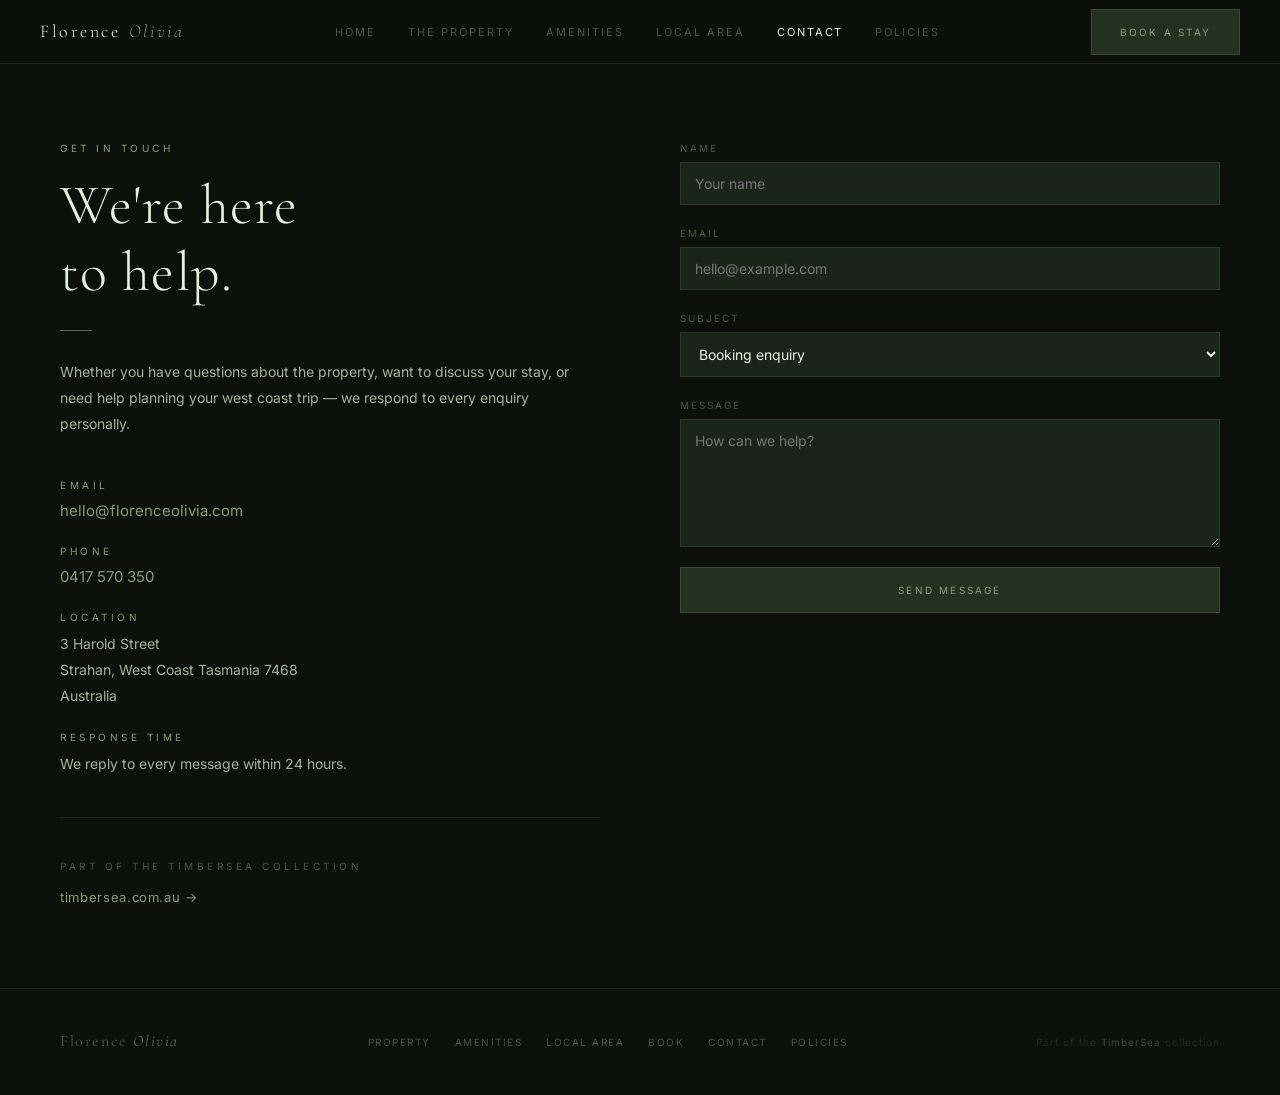
<file: contact.html>
<!DOCTYPE html>
<html lang="en">
<head>
<meta charset="UTF-8"><meta name="viewport" content="width=device-width,initial-scale=1.0">
<title>Contact — Florence Olivia, Strahan Tasmania</title>
<meta name="description" content="Get in touch about your stay at Florence Olivia, a heritage property in Strahan, West Coast Tasmania.">
<link rel="canonical" href="https://florenceolivia.com/contact">
<meta name="robots" content="index, follow">
<meta property="og:type" content="website">
<meta property="og:site_name" content="Florence Olivia">
<meta property="og:url" content="https://florenceolivia.com/contact">
<meta property="og:title" content="Contact — Florence Olivia, Strahan Tasmania">
<meta property="og:description" content="Get in touch about your stay at Florence Olivia, a heritage property in Strahan, West Coast Tasmania.">
<meta property="og:image" content="https://florenceolivia.com/images/fo-exterior-sign-2.jpg">
<meta name="twitter:card" content="summary_large_image">
<meta name="twitter:title" content="Contact — Florence Olivia, Strahan Tasmania">
<meta name="twitter:description" content="Get in touch about your stay at Florence Olivia, a heritage property in Strahan, West Coast Tasmania.">
<meta name="twitter:image" content="https://florenceolivia.com/images/fo-exterior-sign-2.jpg">
<link rel="stylesheet" href="brand.css">
<style>
.contact-grid { display:grid; grid-template-columns:1fr 1fr; gap:80px; align-items:start; }
.contact-form .form-group { display:flex; flex-direction:column; gap:6px; margin-bottom:20px; }
.contact-form label { font-size:10px; letter-spacing:.2em; text-transform:uppercase; color:var(--text-dim); }
.contact-form input, .contact-form textarea {
  background:var(--pine); border:1px solid var(--border);
  color:var(--text-bright); padding:12px 14px; font-family:inherit; font-size:14px; outline:none; transition:border-color .2s;
}
.contact-form input:focus, .contact-form textarea:focus { border-color:var(--lichen); }
@media(max-width:768px){ .contact-grid{grid-template-columns:1fr;gap:40px;} }
</style>
</head>
<body>
<nav class="nav scrolled" id="nav">
  <a href="/" class="nav-logo">Florence <em>Olivia</em></a>
  <ul class="nav-links">
    <li><a href="/">Home</a></li>
    <li><a href="property.html">The Property</a></li>
    <li><a href="amenities.html">Amenities</a></li>
    <li><a href="local.html">Local Area</a></li>
    <li><a href="contact.html" class="active">Contact</a></li>
    <li><a href="policies.html">Policies</a></li>
  </ul>
  <a href="book.html" class="btn btn-primary nav-book">Book a Stay</a>
  <button class="nav-hamburger" onclick="toggleNav()"><span></span><span></span><span></span></button>
</nav>
<div class="nav-drawer" id="drawer">
  <button class="nav-drawer-close" onclick="toggleNav()">✕</button>
  <a href="/" onclick="toggleNav()">Home</a>
  <a href="property.html" onclick="toggleNav()">The Property</a>
  <a href="amenities.html" onclick="toggleNav()">Amenities</a>
  <a href="local.html" onclick="toggleNav()">Local Area</a>
  <a href="contact.html" onclick="toggleNav()">Contact</a>
  <a href="policies.html" onclick="toggleNav()">Policies</a>
  <a href="book.html" onclick="toggleNav()">Book a Stay</a>
</div>

<section style="padding:140px 60px 80px">
  <div class="container">
    <div class="contact-grid">
      <div>
        <div class="eyebrow" style="margin-bottom:16px">Get in touch</div>
        <h1 style="font-size:clamp(2rem,5vw,3.5rem);margin-bottom:24px">We're here<br>to help.</h1>
        <div class="rule" style="margin-bottom:28px"></div>
        <p style="margin-bottom:40px">Whether you have questions about the property, want to discuss your stay, or need help planning your west coast trip — we respond to every enquiry personally.</p>
        <div style="display:flex;flex-direction:column;gap:20px">
          <div><div class="eyebrow" style="margin-bottom:6px">Email</div><a id="fo-contact-email" href="mailto:hello@florenceolivia.com" style="color:var(--lichen);font-size:15px">hello@florenceolivia.com</a></div>
          <div><div class="eyebrow" style="margin-bottom:6px">Phone</div><a id="fo-contact-phone" href="tel:+61417570350" style="color:var(--lichen);font-size:15px">0417 570 350</a></div>
          <div><div class="eyebrow" style="margin-bottom:6px">Location</div><p style="color:var(--text);font-size:14px">3 Harold Street<br>Strahan, West Coast Tasmania 7468<br>Australia</p></div>
          <div><div class="eyebrow" style="margin-bottom:6px">Response time</div><p style="color:var(--text);font-size:14px">We reply to every message within 24 hours.</p></div>
        </div>
        <div style="margin-top:40px;padding-top:40px;border-top:1px solid var(--border)">
          <div class="eyebrow" style="margin-bottom:12px;opacity:.5">Part of the TimberSea collection</div>
          <a href="https://timbersea.com.au" style="color:var(--lichen);font-size:13px;letter-spacing:.05em">timbersea.com.au →</a>
        </div>
      </div>
      <div class="contact-form">
        <div class="form-group"><label>Name</label><input type="text" id="c-name" placeholder="Your name"></div>
        <div class="form-group"><label>Email</label><input type="email" id="c-email" placeholder="hello@example.com"></div>
        <div class="form-group"><label>Subject</label>
          <select id="c-subject" style="background:var(--pine);border:1px solid var(--border);color:var(--text-bright);padding:12px 14px;font-family:inherit;font-size:14px;outline:none">
            <option>Booking enquiry</option>
            <option>Availability question</option>
            <option>General question</option>
            <option>Other</option>
          </select>
        </div>
        <div class="form-group"><label>Message</label><textarea id="c-msg" rows="6" placeholder="How can we help?"></textarea></div>
        <div id="c-error" style="color:var(--rust);font-size:12px;margin-bottom:12px;display:none"></div>
        <div id="c-success" style="color:var(--lichen);font-size:13px;margin-bottom:12px;display:none">Message sent — we'll be in touch within 24 hours.</div>
        <button class="btn btn-primary" onclick="sendContact()" style="width:100%;padding:16px" id="c-btn">Send Message</button>
      </div>
    </div>
  </div>
</section>

<footer class="footer">
  <div class="footer-logo">Florence <em>Olivia</em></div>
  <div class="footer-links"><a href="property.html">Property</a><a href="amenities.html">Amenities</a><a href="local.html">Local Area</a><a href="book.html">Book</a><a href="contact.html">Contact</a><a href="policies.html">Policies</a></div>
  <div class="footer-ts">Part of the <a href="https://timbersea.com.au" style="color:var(--lichen)">TimberSea</a> collection</div>
</footer>

<script>
function toggleNav(){ document.getElementById('drawer').classList.toggle('open'); }

async function sendContact(){
  var name = document.getElementById('c-name').value.trim();
  var email = document.getElementById('c-email').value.trim();
  var subject = document.getElementById('c-subject').value;
  var msg = document.getElementById('c-msg').value.trim();
  var errEl = document.getElementById('c-error');
  errEl.style.display = 'none';
  if(!name || !email || !msg){ errEl.textContent='Please fill in all fields.'; errEl.style.display='block'; return; }
  var btn = document.getElementById('c-btn');
  btn.textContent = 'Sending…'; btn.disabled = true;
  try{
    await fetch('https://btplrnyhblcalwyirolk.supabase.co/rest/v1/ts_communications', {
      method: 'POST',
      headers: {
        'apikey': 'eyJhbGciOiJIUzI1NiIsInR5cCI6IkpXVCJ9.eyJpc3MiOiJzdXBhYmFzZSIsInJlZiI6ImJ0cGxybnloYmxjYWx3eWlyb2xrIiwicm9sZSI6ImFub24iLCJpYXQiOjE3ODQ0MTUxNDIsImV4cCI6MjA5OTk5MTE0Mn0.oUnGLIOt0_gqm4ARF1RYUPsTJRLnZIVJbdIzG5_alhw',
        'Authorization': 'Bearer eyJhbGciOiJIUzI1NiIsInR5cCI6IkpXVCJ9.eyJpc3MiOiJzdXBhYmFzZSIsInJlZiI6ImJ0cGxybnloYmxjYWx3eWlyb2xrIiwicm9sZSI6ImFub24iLCJpYXQiOjE3ODQ0MTUxNDIsImV4cCI6MjA5OTk5MTE0Mn0.oUnGLIOt0_gqm4ARF1RYUPsTJRLnZIVJbdIzG5_alhw',
        'Content-Type': 'application/json'
      },
      body: JSON.stringify({ direction:'inbound', channel:'contact-form', subject: subject + ' — ' + name, body: msg + '\n\nFrom: ' + name + ' <' + email + '>', sent_by: name, sent_at: new Date().toISOString() })
    });
    document.getElementById('c-success').style.display = 'block';
    btn.textContent = 'Sent'; 
  } catch(e){
    errEl.textContent = 'Failed to send. Please email hello@florenceolivia.com directly.';
    errEl.style.display = 'block';
    btn.textContent = 'Send Message'; btn.disabled = false;
  }
}
</script>
<script src="/site-config.js" defer></script>
</body>
</html>
</file>
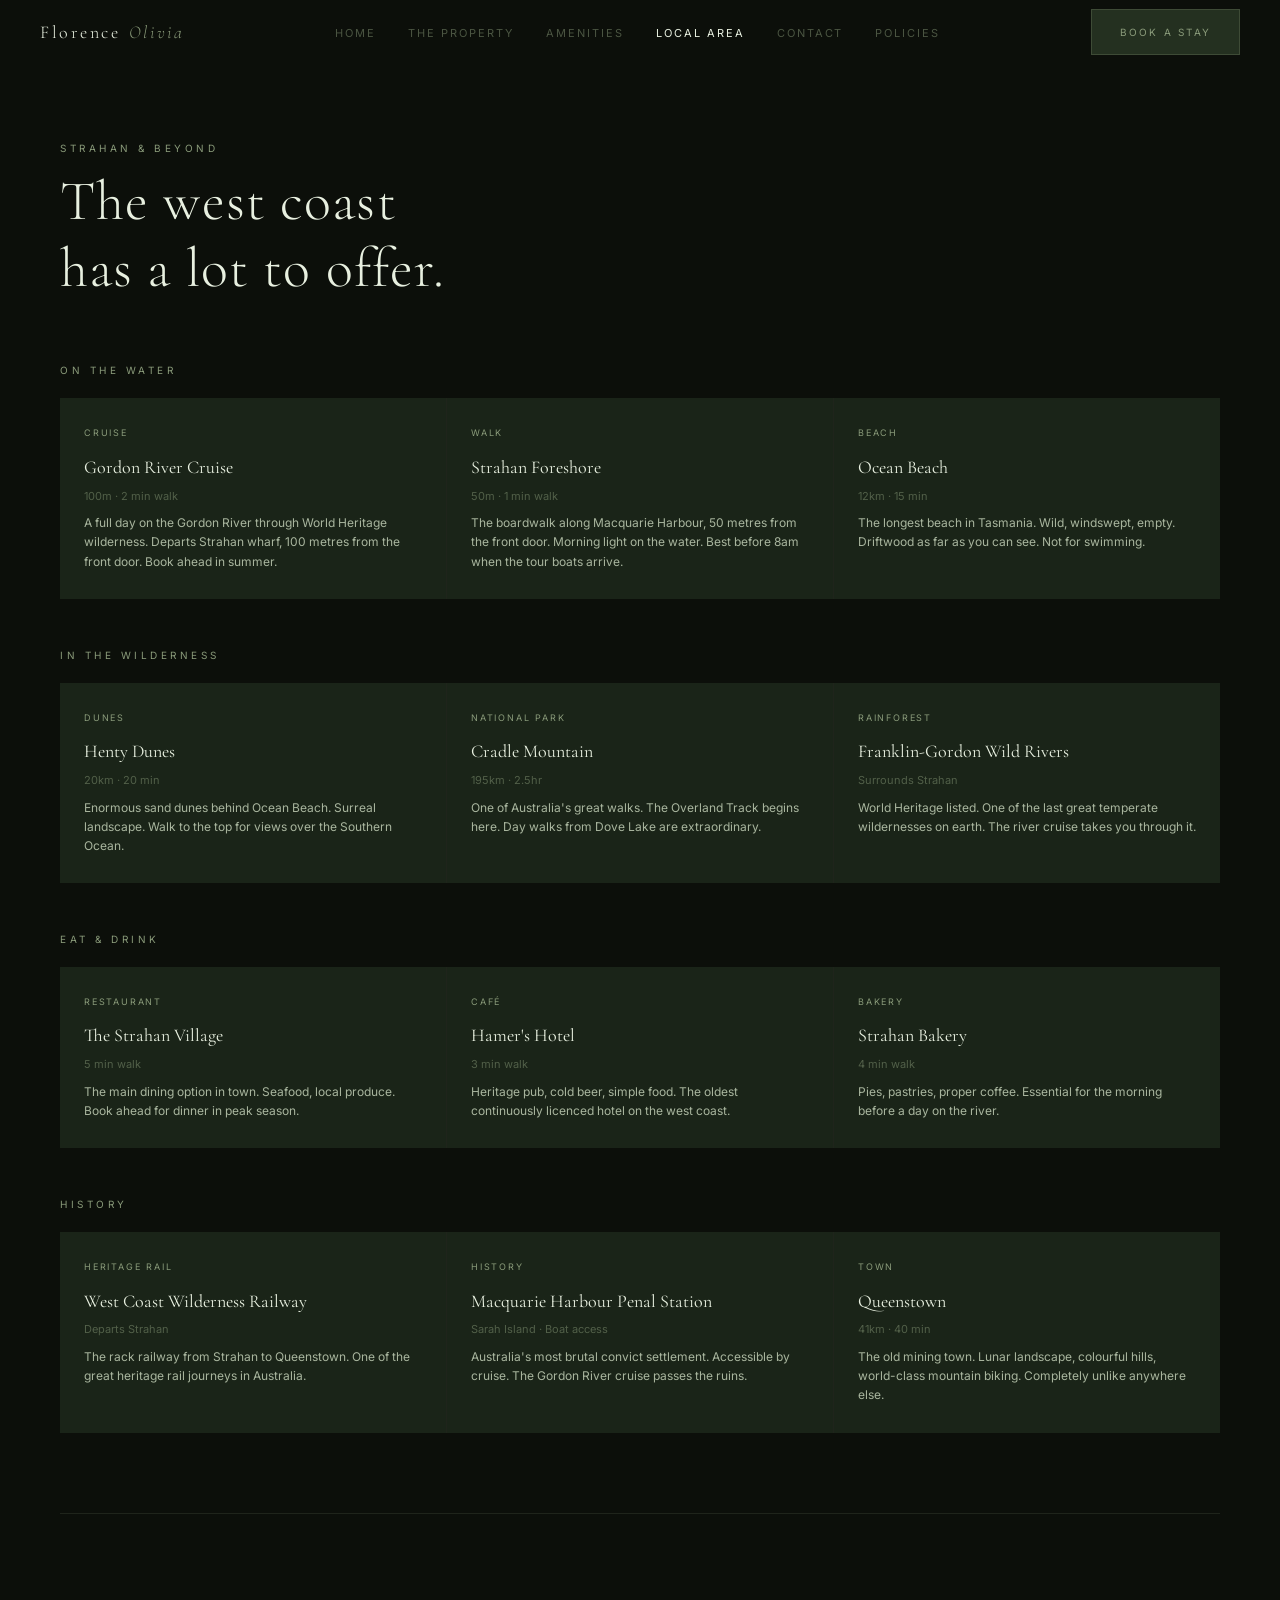
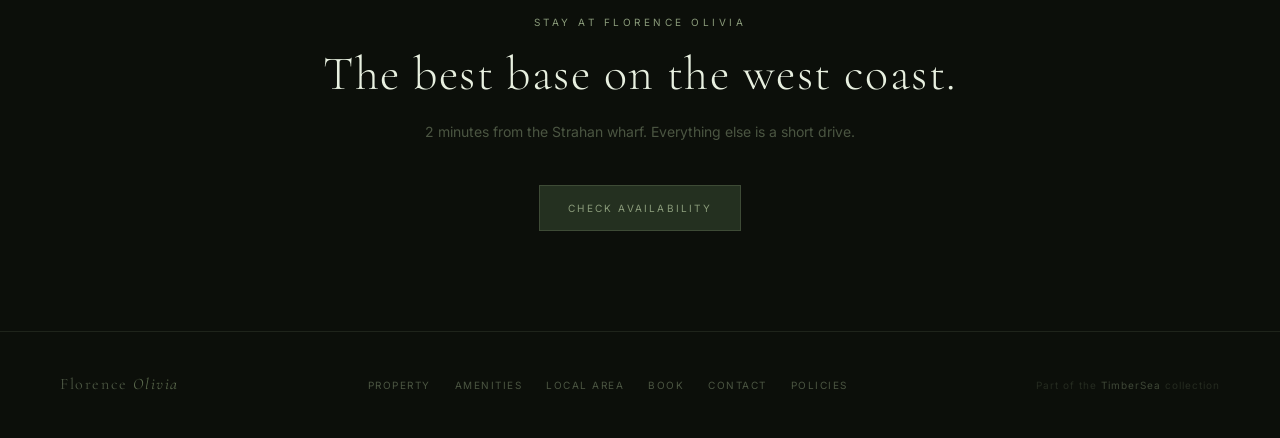
<file: local.html>
<!DOCTYPE html>
<html lang="en">
<head>
<meta charset="UTF-8"><meta name="viewport" content="width=device-width,initial-scale=1.0">
<title>Local Area — Florence Olivia, Strahan Tasmania</title>
<meta name="description" content="What's nearby Florence Olivia in Strahan — the Gordon River, Macquarie Harbour, restaurants, walks and West Coast Tasmania's best attractions, all a short stroll from the door.">
<link rel="canonical" href="https://florenceolivia.com/local">
<meta name="robots" content="index, follow">
<meta property="og:type" content="website">
<meta property="og:site_name" content="Florence Olivia">
<meta property="og:url" content="https://florenceolivia.com/local">
<meta property="og:title" content="Local Area — Florence Olivia, Strahan Tasmania">
<meta property="og:description" content="What's nearby Florence Olivia in Strahan — the Gordon River, Macquarie Harbour, restaurants, walks and West Coast Tasmania's best attractions, all a short stroll from the door.">
<meta property="og:image" content="https://florenceolivia.com/images/fo-exterior-sign-2.jpg">
<meta name="twitter:card" content="summary_large_image">
<meta name="twitter:title" content="Local Area — Florence Olivia, Strahan Tasmania">
<meta name="twitter:description" content="What's nearby Florence Olivia in Strahan — the Gordon River, Macquarie Harbour, restaurants, walks and West Coast Tasmania's best attractions, all a short stroll from the door.">
<meta name="twitter:image" content="https://florenceolivia.com/images/fo-exterior-sign-2.jpg">
<link rel="stylesheet" href="brand.css">
</head>
<body>
<nav class="nav" id="nav">
  <a href="/" class="nav-logo">Florence <em>Olivia</em></a>
  <ul class="nav-links">
    <li><a href="/">Home</a></li>
    <li><a href="property.html">The Property</a></li>
    <li><a href="amenities.html">Amenities</a></li>
    <li><a href="local.html" class="active">Local Area</a></li>
    <li><a href="contact.html">Contact</a></li>
    <li><a href="policies.html">Policies</a></li>
  </ul>
  <a href="book.html" class="btn btn-primary nav-book">Book a Stay</a>
  <button class="nav-hamburger" onclick="toggleNav()"><span></span><span></span><span></span></button>
</nav>
<div class="nav-drawer" id="drawer">
  <button class="nav-drawer-close" onclick="toggleNav()">✕</button>
  <a href="/" onclick="toggleNav()">Home</a>
  <a href="property.html" onclick="toggleNav()">The Property</a>
  <a href="amenities.html" onclick="toggleNav()">Amenities</a>
  <a href="local.html" onclick="toggleNav()">Local Area</a>
  <a href="contact.html" onclick="toggleNav()">Contact</a>
  <a href="policies.html" onclick="toggleNav()">Policies</a>
  <a href="book.html" onclick="toggleNav()">Book a Stay</a>
</div>

<section style="padding:140px 60px 80px">
  <div class="container">
    <div style="margin-bottom:60px">
      <div class="eyebrow" style="margin-bottom:12px">Strahan &amp; beyond</div>
      <h1 style="font-size:clamp(2rem,5vw,3.5rem)">The west coast<br>has a lot to offer.</h1>
    </div>

    <div style="margin-bottom:48px">
      <div class="eyebrow" style="margin-bottom:20px">On the water</div>
      <div class="local-grid">
        <div class="local-item"><div class="local-cat">Cruise</div><div class="local-name">Gordon River Cruise</div><div class="local-dist">100m · 2 min walk</div><div class="local-desc">A full day on the Gordon River through World Heritage wilderness. Departs Strahan wharf, 100 metres from the front door. Book ahead in summer.</div></div>
        <div class="local-item"><div class="local-cat">Walk</div><div class="local-name">Strahan Foreshore</div><div class="local-dist">50m · 1 min walk</div><div class="local-desc">The boardwalk along Macquarie Harbour, 50 metres from the front door. Morning light on the water. Best before 8am when the tour boats arrive.</div></div>
        <div class="local-item"><div class="local-cat">Beach</div><div class="local-name">Ocean Beach</div><div class="local-dist">12km · 15 min</div><div class="local-desc">The longest beach in Tasmania. Wild, windswept, empty. Driftwood as far as you can see. Not for swimming.</div></div>
      </div>
    </div>

    <div style="margin-bottom:48px">
      <div class="eyebrow" style="margin-bottom:20px">In the wilderness</div>
      <div class="local-grid">
        <div class="local-item"><div class="local-cat">Dunes</div><div class="local-name">Henty Dunes</div><div class="local-dist">20km · 20 min</div><div class="local-desc">Enormous sand dunes behind Ocean Beach. Surreal landscape. Walk to the top for views over the Southern Ocean.</div></div>
        <div class="local-item"><div class="local-cat">National Park</div><div class="local-name">Cradle Mountain</div><div class="local-dist">195km · 2.5hr</div><div class="local-desc">One of Australia's great walks. The Overland Track begins here. Day walks from Dove Lake are extraordinary.</div></div>
        <div class="local-item"><div class="local-cat">Rainforest</div><div class="local-name">Franklin-Gordon Wild Rivers</div><div class="local-dist">Surrounds Strahan</div><div class="local-desc">World Heritage listed. One of the last great temperate wildernesses on earth. The river cruise takes you through it.</div></div>
      </div>
    </div>

    <div style="margin-bottom:48px">
      <div class="eyebrow" style="margin-bottom:20px">Eat &amp; drink</div>
      <div class="local-grid">
        <div class="local-item"><div class="local-cat">Restaurant</div><div class="local-name">The Strahan Village</div><div class="local-dist">5 min walk</div><div class="local-desc">The main dining option in town. Seafood, local produce. Book ahead for dinner in peak season.</div></div>
        <div class="local-item"><div class="local-cat">Café</div><div class="local-name">Hamer's Hotel</div><div class="local-dist">3 min walk</div><div class="local-desc">Heritage pub, cold beer, simple food. The oldest continuously licenced hotel on the west coast.</div></div>
        <div class="local-item"><div class="local-cat">Bakery</div><div class="local-name">Strahan Bakery</div><div class="local-dist">4 min walk</div><div class="local-desc">Pies, pastries, proper coffee. Essential for the morning before a day on the river.</div></div>
      </div>
    </div>

    <div>
      <div class="eyebrow" style="margin-bottom:20px">History</div>
      <div class="local-grid">
        <div class="local-item"><div class="local-cat">Heritage Rail</div><div class="local-name">West Coast Wilderness Railway</div><div class="local-dist">Departs Strahan</div><div class="local-desc">The rack railway from Strahan to Queenstown. One of the great heritage rail journeys in Australia.</div></div>
        <div class="local-item"><div class="local-cat">History</div><div class="local-name">Macquarie Harbour Penal Station</div><div class="local-dist">Sarah Island · Boat access</div><div class="local-desc">Australia's most brutal convict settlement. Accessible by cruise. The Gordon River cruise passes the ruins.</div></div>
        <div class="local-item"><div class="local-cat">Town</div><div class="local-name">Queenstown</div><div class="local-dist">41km · 40 min</div><div class="local-desc">The old mining town. Lunar landscape, colourful hills, world-class mountain biking. Completely unlike anywhere else.</div></div>
      </div>
    </div>
  </div>
</section>

<div class="divider"></div>
<section class="cta-block">
  <div class="eyebrow" style="margin-bottom:16px">Stay at Florence Olivia</div>
  <h2>The best base on the west coast.</h2>
  <p>2 minutes from the Strahan wharf. Everything else is a short drive.</p>
  <a href="book.html" class="btn btn-primary">Check Availability</a>
</section>

<footer class="footer">
  <div class="footer-logo">Florence <em>Olivia</em></div>
  <div class="footer-links"><a href="property.html">Property</a><a href="amenities.html">Amenities</a><a href="local.html">Local Area</a><a href="book.html">Book</a><a href="contact.html">Contact</a><a href="policies.html">Policies</a></div>
  <div class="footer-ts">Part of the <a href="https://timbersea.com.au" style="color:var(--lichen)">TimberSea</a> collection</div>
</footer>
<script>
function toggleNav(){ document.getElementById('drawer').classList.toggle('open'); }
window.addEventListener('scroll', function(){ document.getElementById('nav').classList.toggle('scrolled', window.scrollY > 60); });
</script>
<script src="/site-config.js" defer></script>
</body>
</html>
</file>
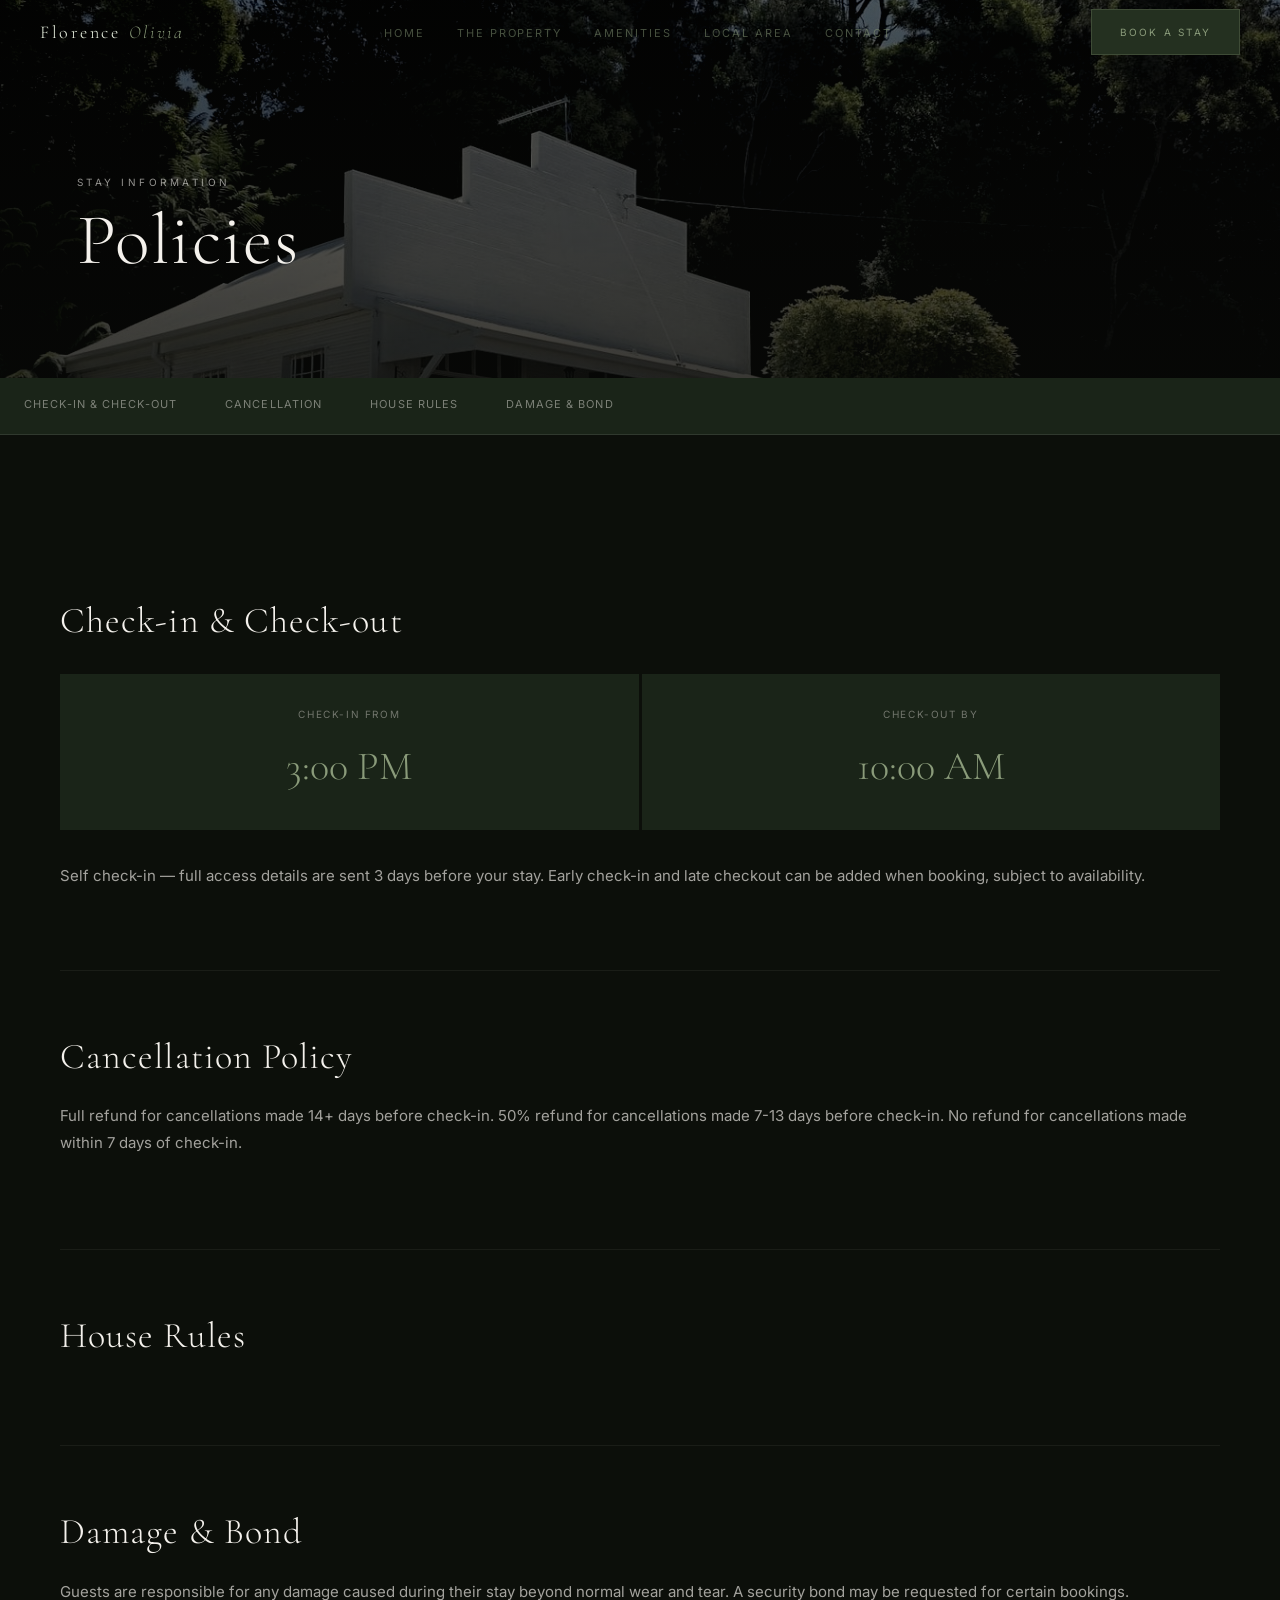
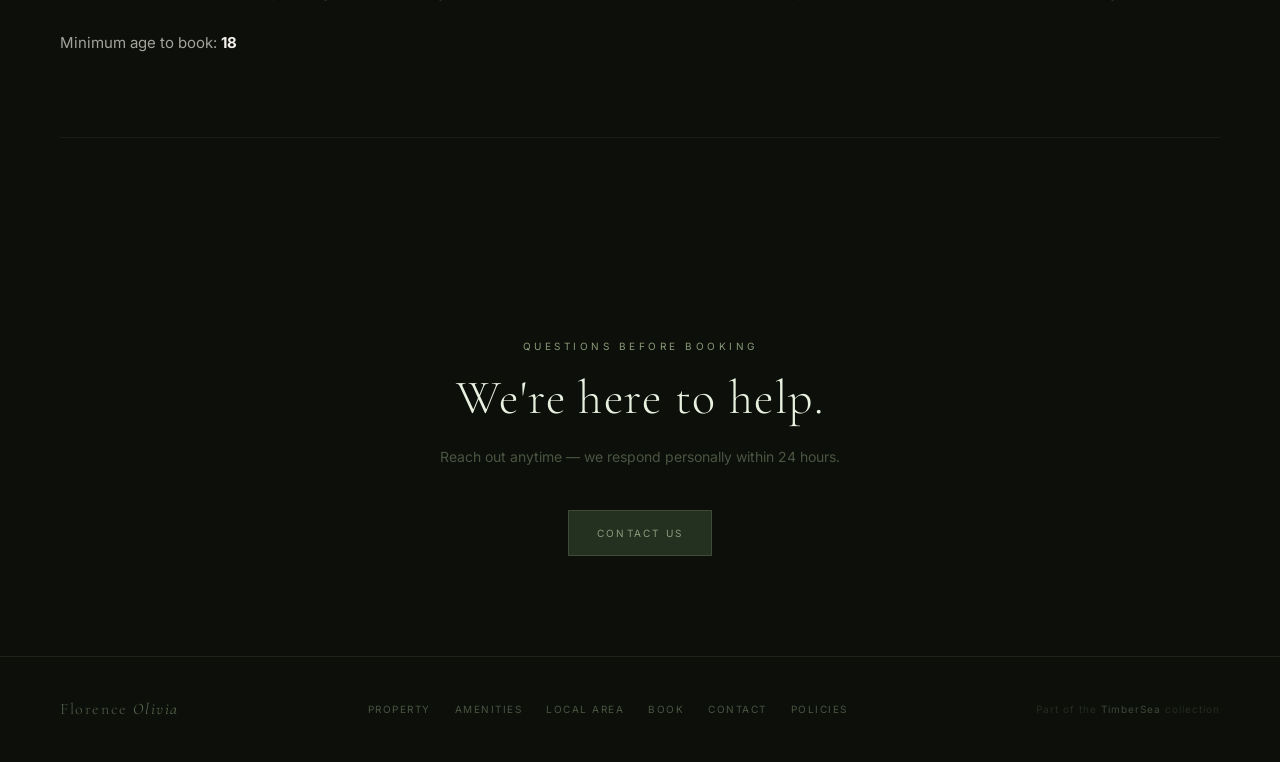
<file: policies.html>
<!DOCTYPE html>
<html lang="en">
<head>
<meta charset="UTF-8"><meta name="viewport" content="width=device-width,initial-scale=1.0">
<title>Policies — Florence Olivia, Strahan Tasmania</title>
<meta name="description" content="Cancellation policy, house rules, and stay information for Florence Olivia, Strahan.">
<link rel="canonical" href="https://florenceolivia.com/policies">
<meta name="robots" content="index, follow">
<meta property="og:type" content="website">
<meta property="og:site_name" content="Florence Olivia">
<meta property="og:url" content="https://florenceolivia.com/policies">
<meta property="og:title" content="Policies — Florence Olivia, Strahan Tasmania">
<meta property="og:description" content="Cancellation policy, house rules, and stay information for Florence Olivia, Strahan.">
<meta property="og:image" content="https://florenceolivia.com/images/fo-exterior-sign-3.jpg">
<meta name="twitter:card" content="summary_large_image">
<meta name="twitter:title" content="Policies — Florence Olivia, Strahan Tasmania">
<meta name="twitter:description" content="Cancellation policy, house rules, and stay information for Florence Olivia, Strahan.">
<meta name="twitter:image" content="https://florenceolivia.com/images/fo-exterior-sign-3.jpg">
<link rel="stylesheet" href="brand.css">
<style>
.pol-hero { position:relative; height:42vh; overflow:hidden; }
.pol-hero img { width:100%; height:100%; object-fit:cover; object-position:center 30%; filter:brightness(0.62) saturate(0.72) contrast(1.15); display:block; }
.pol-hero-overlay { position:absolute; inset:0; background:linear-gradient(to bottom, rgba(10,11,9,.25) 0%, rgba(10,11,9,.65) 100%); }
.pol-hero-content { position:absolute; inset:0; display:flex; flex-direction:column; justify-content:flex-end; padding:0 6% 8%; }
.pol-hero-content h1 { font-family:'Cormorant Garamond',serif; font-size:clamp(36px,6vw,72px); font-weight:300; color:#F4F1EC; line-height:1; }

.pol-nav { display:flex; gap:0; border-bottom:1px solid rgba(244,241,236,0.1); background:var(--pine,#111510); position:sticky; top:72px; z-index:40; overflow-x:auto; }
.pol-nav a { padding:18px 24px; font-size:11px; letter-spacing:0.1em; text-transform:uppercase; color:rgba(244,241,236,0.45); text-decoration:none; white-space:nowrap; border-bottom:2px solid transparent; transition:all .2s; }
.pol-nav a:hover, .pol-nav a.active { color:#F4F1EC; border-bottom-color:var(--lichen,#7B9E9A); }

.pol-section { padding:64px 0; border-bottom:1px solid rgba(244,241,236,0.06); }
.pol-section:last-child { border-bottom:none; }
.pol-section h2 { font-family:'Cormorant Garamond',serif; font-size:36px; font-weight:300; color:#F4F1EC; margin-bottom:24px; }
.pol-section p { color:rgba(244,241,236,0.65); line-height:1.85; font-size:15px; margin-bottom:16px; }

.pol-times { display:grid; grid-template-columns:1fr 1fr; gap:3px; margin:32px 0; }
.pol-time-card { background:var(--pine,#111510); padding:32px; text-align:center; }
.pol-time-label { font-size:10px; letter-spacing:0.16em; text-transform:uppercase; color:rgba(244,241,236,0.4); margin-bottom:12px; }
.pol-time-value { font-family:'Cormorant Garamond',serif; font-size:40px; font-weight:300; color:var(--lichen,#7B9E9A); }

.pol-tiers { margin:28px 0; }
.pol-tier { display:flex; justify-content:space-between; align-items:center; padding:20px 24px; background:var(--pine,#111510); margin-bottom:3px; }
.pol-tier-label { font-size:14px; color:#F4F1EC; }
.pol-tier-refund { font-size:13px; color:var(--lichen,#7B9E9A); letter-spacing:0.04em; font-weight:500; }

.pol-rules { list-style:none; margin:24px 0; }
.pol-rules li { padding:16px 0; border-bottom:1px solid rgba(244,241,236,0.07); color:rgba(244,241,236,0.7); font-size:15px; display:flex; gap:14px; align-items:flex-start; }
.pol-rules li::before { content:'—'; color:var(--lichen,#7B9E9A); flex-shrink:0; }

@media(max-width:640px){
  .pol-times { grid-template-columns:1fr; }
  .pol-tier { flex-direction:column; align-items:flex-start; gap:6px; }
}
</style>
</head>
<body>

<nav class="nav" id="nav">
  <a href="/" class="nav-logo">Florence <em>Olivia</em></a>
  <ul class="nav-links">
    <li><a href="/">Home</a></li>
    <li><a href="property.html">The Property</a></li>
    <li><a href="amenities.html">Amenities</a></li>
    <li><a href="local.html">Local Area</a></li>
    <li><a href="contact.html">Contact</a></li>
  </ul>
  <a href="book.html" class="btn btn-primary nav-book">Book a Stay</a>
  <button class="nav-hamburger" onclick="toggleNav()"><span></span><span></span><span></span></button>
</nav>
<div class="nav-drawer" id="drawer">
  <button class="nav-drawer-close" onclick="toggleNav()">✕</button>
  <a href="/" onclick="toggleNav()">Home</a>
  <a href="property.html" onclick="toggleNav()">The Property</a>
  <a href="amenities.html" onclick="toggleNav()">Amenities</a>
  <a href="local.html" onclick="toggleNav()">Local Area</a>
  <a href="contact.html" onclick="toggleNav()">Contact</a>
  <a href="book.html" onclick="toggleNav()">Book a Stay</a>
</div>

<div class="pol-hero">
  <img src="/images/fo-exterior-sign-3.jpg" alt="Florence Olivia">
  <div class="pol-hero-overlay"></div>
  <div class="pol-hero-content">
    <div class="eyebrow" style="color:rgba(244,241,236,0.6);margin-bottom:14px">Stay Information</div>
    <h1>Policies</h1>
  </div>
</div>

<div class="pol-nav">
  <a href="#times" class="active">Check-in &amp; Check-out</a>
  <a href="#cancellation">Cancellation</a>
  <a href="#rules">House Rules</a>
  <a href="#damage">Damage &amp; Bond</a>
</div>

<section class="section">
  <div class="container">

    <div class="pol-section" id="times">
      <h2>Check-in &amp; Check-out</h2>
      <div class="pol-times">
        <div class="pol-time-card">
          <div class="pol-time-label">Check-in from</div>
          <div class="pol-time-value" id="checkin-time">3:00 PM</div>
        </div>
        <div class="pol-time-card">
          <div class="pol-time-label">Check-out by</div>
          <div class="pol-time-value" id="checkout-time">10:00 AM</div>
        </div>
      </div>
      <p>Self check-in — full access details are sent 3 days before your stay. Early check-in and late checkout can be added when booking, subject to availability.</p>
    </div>

    <div class="pol-section" id="cancellation">
      <h2>Cancellation Policy</h2>
      <p id="cancellation-text">Full refund for cancellations made 14+ days before check-in. 50% refund for cancellations made 7-13 days before check-in. No refund for cancellations made within 7 days of check-in.</p>
      <div class="pol-tiers" id="cancellation-tiers"></div>
    </div>

    <div class="pol-section" id="rules">
      <h2>House Rules</h2>
      <ul class="pol-rules" id="house-rules"></ul>
    </div>

    <div class="pol-section" id="damage">
      <h2>Damage &amp; Bond</h2>
      <div id="bond-amount-card" style="display:none;background:var(--pine,#111510);padding:32px;text-align:center;margin-bottom:28px">
        <div style="font-size:10px;letter-spacing:0.16em;text-transform:uppercase;color:rgba(244,241,236,0.4);margin-bottom:12px">Refundable Security Bond</div>
        <div id="bond-amount-value" style="font-family:'Cormorant Garamond',serif;font-size:48px;font-weight:300;color:var(--lichen,#7B9E9A)">$300</div>
        <div style="font-size:12px;color:rgba(244,241,236,0.5);margin-top:12px">Held for the duration of your stay, fully released after checkout</div>
      </div>
      <p id="damage-text">Guests are responsible for any damage caused during their stay beyond normal wear and tear. A security bond may be requested for certain bookings.</p>
      <p id="minage-text" style="margin-top:24px">Minimum age to book: <strong id="minage-value" style="color:#F4F1EC">18</strong></p>
    </div>

    <div class="pol-section" id="notes" style="display:none">
      <h2>Additional Notes</h2>
      <p id="additional-notes-text"></p>
    </div>

  </div>
</section>

<section class="cta-block">
  <div class="eyebrow" style="margin-bottom:16px">Questions before booking</div>
  <h2>We're here to help.</h2>
  <p>Reach out anytime — we respond personally within 24 hours.</p>
  <a href="contact.html" class="btn btn-primary">Contact Us</a>
</section>

<footer class="footer">
  <div class="footer-logo">Florence <em>Olivia</em></div>
  <div class="footer-links">
    <a href="property.html">Property</a>
    <a href="amenities.html">Amenities</a>
    <a href="local.html">Local Area</a>
    <a href="book.html">Book</a>
    <a href="contact.html">Contact</a>
    <a href="policies.html">Policies</a>
  </div>
  <div class="footer-ts">Part of the <a href="https://timbersea.com.au" style="color:var(--lichen)">TimberSea</a> collection</div>
</footer>

<script>
function toggleNav(){ document.getElementById('drawer').classList.toggle('open'); }
window.addEventListener('scroll', function(){ document.getElementById('nav').classList.toggle('scrolled', window.scrollY > 60); });

// Fetch live policies from Supabase
(async function(){
  var KEY = 'eyJhbGciOiJIUzI1NiIsInR5cCI6IkpXVCJ9.eyJpc3MiOiJzdXBhYmFzZSIsInJlZiI6ImJ0cGxybnloYmxjYWx3eWlyb2xrIiwicm9sZSI6ImFub24iLCJpYXQiOjE3ODQ0MTUxNDIsImV4cCI6MjA5OTk5MTE0Mn0.oUnGLIOt0_gqm4ARF1RYUPsTJRLnZIVJbdIzG5_alhw';
  try {
    var res = await fetch('https://btplrnyhblcalwyirolk.supabase.co/rest/v1/ts_properties?id=eq.8d3cb879-cd15-4218-884f-70406e1e234a&select=policies', {
      headers: { 'apikey': KEY, 'Authorization': 'Bearer ' + KEY }
    });
    var data = await res.json();
    if(!data || !data[0] || !data[0].policies) return;
    var p = data[0].policies;

    if(p.check_in_time) document.getElementById('checkin-time').textContent = p.check_in_time;
    if(p.check_out_time) document.getElementById('checkout-time').textContent = p.check_out_time;
    if(p.cancellation_policy) document.getElementById('cancellation-text').textContent = p.cancellation_policy;
    if(p.damage_policy) document.getElementById('damage-text').textContent = p.damage_policy;
    if(p.security_bond_required !== false && p.security_bond_amount !== undefined && p.security_bond_amount !== null){
      document.getElementById('bond-amount-value').textContent = '$' + Number(p.security_bond_amount).toFixed(0);
      document.getElementById('bond-amount-card').style.display = 'block';
    }
    if(p.minimum_age) document.getElementById('minage-value').textContent = p.minimum_age;

    if(p.cancellation_tiers && p.cancellation_tiers.length){
      var tiersEl = document.getElementById('cancellation-tiers');
      tiersEl.innerHTML = '';
      p.cancellation_tiers.forEach(function(t){
        var div = document.createElement('div');
        div.className = 'pol-tier';
        div.innerHTML = '<span class="pol-tier-label">' + t.label + '</span><span class="pol-tier-refund">' + t.refund + '</span>';
        tiersEl.appendChild(div);
      });
    }

    if(p.house_rules && p.house_rules.length){
      var rulesEl = document.getElementById('house-rules');
      rulesEl.innerHTML = '';
      p.house_rules.forEach(function(rule){
        var li = document.createElement('li');
        li.textContent = rule;
        rulesEl.appendChild(li);
      });
    }

    if(p.additional_notes && p.additional_notes.trim()){
      document.getElementById('additional-notes-text').textContent = p.additional_notes;
      document.getElementById('notes').style.display = 'block';
    }
  } catch(e){ console.warn('Could not load policies', e); }
})();

// Scroll spy for policy nav
var sections = document.querySelectorAll('.pol-section[id]');
var navLinks = document.querySelectorAll('.pol-nav a');
window.addEventListener('scroll', function(){
  var current = '';
  sections.forEach(function(sec){
    var rect = sec.getBoundingClientRect();
    if(rect.top <= 150 && rect.bottom >= 150) current = sec.id;
  });
  navLinks.forEach(function(a){
    a.classList.toggle('active', a.getAttribute('href') === '#' + current);
  });
});
</script>
<script src="/site-config.js" defer></script>
</body>
</html>
</file>
<file: brand.css>
/* ─── Florence Olivia — Brand CSS ─── */
@import url('https://fonts.googleapis.com/css2?family=Cormorant+Garamond:ital,wght@0,300;0,400;0,500;1,300;1,400&family=Inter:wght@300;400;500&display=swap');

:root {
  --void:    #0C0F0A;
  --pine:    #1A2418;
  --canopy:  #243020;
  --moss:    #5C6B4E;
  --lichen:  #8A9B7A;
  --mist:    #C8D5BC;
  --linen:   #F2EDE6;
  --salt:    #FDFCF9;
  --gold:    #B09458;
  --rust:    #9E5040;
  --border:  rgba(138,155,122,0.15);
  --text:    rgba(200,213,188,0.82);
  --text-dim:rgba(138,155,122,0.5);
  --text-bright:#E8F0E0;
}

*,*::before,*::after { box-sizing:border-box; margin:0; padding:0; }

html { scroll-behavior:smooth; }
body {
  background: var(--void);
  color: var(--text);
  font-family: 'Inter', system-ui, sans-serif;
  font-size: 14px;
  line-height: 1.6;
  overflow-x: hidden;
  -webkit-font-smoothing: antialiased;
}

/* ── Typography ── */
.serif { font-family: 'Cormorant Garamond', Georgia, serif; }
h1,h2,h3,h4 { font-family: 'Cormorant Garamond', Georgia, serif; font-weight: 300; color: var(--text-bright); line-height: 1.2; }
h1 { font-size: clamp(2.4rem, 6vw, 4.5rem); letter-spacing: .02em; }
h2 { font-size: clamp(1.8rem, 4vw, 3rem); letter-spacing: .03em; }
h3 { font-size: clamp(1.2rem, 2.5vw, 1.8rem); }
p { color: var(--text); line-height: 1.85; }
a { color: inherit; text-decoration: none; }
img { display: block; max-width: 100%; }

/* ── Eyebrow ── */
.eyebrow {
  font-size: 10px; letter-spacing: .35em; text-transform: uppercase;
  color: var(--lichen); font-family: 'Inter', sans-serif; font-weight: 400;
}

/* ── Rule ── */
.rule { width: 32px; height: 1px; background: var(--moss); }
.rule-center { margin: 0 auto; }

/* ── Nav ── */
.nav {
  position: fixed; top: 0; left: 0; right: 0; z-index: 100;
  padding: 0 40px;
  height: 64px;
  display: flex; align-items: center; justify-content: space-between;
  transition: background .4s, border-color .4s;
}
.nav.scrolled {
  background: rgba(12,15,10,0.95);
  border-bottom: 1px solid var(--border);
  backdrop-filter: blur(12px);
}
.nav-logo {
  font-family: 'Cormorant Garamond', Georgia, serif;
  font-size: 18px; font-weight: 300; letter-spacing: .15em;
  color: var(--text-bright);
  display: flex; align-items: center; gap: 8px;
}
.nav-logo em { font-style: italic; color: var(--lichen); }
.nav-links {
  display: flex; gap: 32px; list-style: none;
}
.nav-links a {
  font-size: 11px; letter-spacing: .18em; text-transform: uppercase;
  color: var(--text-dim); transition: color .2s;
}
.nav-links a:hover, .nav-links a.active { color: var(--text-bright); }
.nav-book {
  font-size: 10px; letter-spacing: .2em; text-transform: uppercase;
  background: var(--canopy); color: var(--lichen);
  border: 1px solid rgba(138,155,122,0.25);
  padding: 9px 20px; cursor: pointer; font-family: inherit;
  transition: all .2s;
}
.nav-book:hover { background: var(--lichen); color: var(--void); }
.nav-hamburger {
  display: none; flex-direction: column; gap: 5px;
  background: none; border: none; cursor: pointer; padding: 8px;
}
.nav-hamburger span { display: block; width: 22px; height: 1px; background: var(--text); }

/* ── Mobile nav drawer ── */
.nav-drawer {
  position: fixed; inset: 0; z-index: 200;
  background: rgba(12,15,10,0.98);
  display: flex; flex-direction: column;
  padding: 80px 40px 40px;
  gap: 8px;
  transform: translateX(100%);
  transition: transform .35s cubic-bezier(.4,0,.2,1);
}
.nav-drawer.open { transform: translateX(0); }
.nav-drawer a {
  font-family: 'Cormorant Garamond', serif;
  font-size: 28px; font-weight: 300; color: var(--text);
  padding: 12px 0; border-bottom: 1px solid var(--border);
}
.nav-drawer-close {
  position: absolute; top: 20px; right: 20px;
  background: none; border: none; color: var(--text-dim);
  font-size: 20px; cursor: pointer; padding: 8px;
}

/* ── Hero ── */
.hero {
  position: relative; height: 100svh; min-height: 600px;
  display: flex; flex-direction: column; justify-content: flex-end;
  padding: 60px 60px;
  overflow: hidden;
}
.hero-bg {
  position: absolute; inset: 0;
  background-size: cover; background-position: center;
  filter: brightness(.5) saturate(.75);
  transform: scale(1.04);
  transition: transform 8s ease-out;
}
.hero-bg.loaded { transform: scale(1); }
.hero-overlay {
  position: absolute; inset: 0;
  background: linear-gradient(to top, rgba(12,15,10,.9) 0%, rgba(12,15,10,.2) 50%, transparent 100%);
}
.hero-content { position: relative; z-index: 2; max-width: 720px; }
.hero-eyebrow { margin-bottom: 20px; }
.hero-title { margin-bottom: 20px; }
.hero-subtitle { font-size: 15px; color: var(--text); max-width: 480px; line-height: 1.8; margin-bottom: 32px; }
.hero-actions { display: flex; gap: 16px; align-items: center; }
.hero-scroll {
  position: absolute; bottom: 32px; right: 60px; z-index: 2;
  display: flex; flex-direction: column; align-items: center; gap: 8px;
  font-size: 9px; letter-spacing: .2em; text-transform: uppercase; color: var(--text-dim);
}
.scroll-line { width: 1px; height: 40px; background: var(--moss); }

/* ── Buttons ── */
.btn {
  display: inline-flex; align-items: center; justify-content: center;
  font-family: 'Inter', sans-serif; font-size: 10px;
  letter-spacing: .22em; text-transform: uppercase;
  cursor: pointer; border: none; padding: 14px 28px;
  transition: all .2s; font-weight: 400;
}
.btn-primary { background: var(--canopy); color: var(--lichen); border: 1px solid rgba(138,155,122,0.25); }
.btn-primary:hover { background: var(--lichen); color: var(--void); }
.btn-ghost { background: transparent; color: var(--text); border: 1px solid rgba(200,213,188,0.3); }
.btn-ghost:hover { border-color: var(--lichen); color: var(--lichen); }
.btn-gold { background: var(--gold); color: var(--void); }

/* ── Sections ── */
.section { padding: 100px 60px; }
.section-sm { padding: 60px 60px; }
.container { max-width: 1200px; margin: 0 auto; }
.container-narrow { max-width: 760px; margin: 0 auto; }

/* ── Two col ── */
.two-col { display: grid; grid-template-columns: 1fr 1fr; gap: 80px; align-items: center; }
.two-col-img { aspect-ratio: 4/5; overflow: hidden; }
.two-col-img img { width: 100%; height: 100%; object-fit: cover; filter: saturate(.85); transition: transform .8s; }
.two-col-img:hover img { transform: scale(1.04); }

/* ── Gallery ── */
.gallery-grid {
  display: grid;
  grid-template-columns: 1.6fr 1fr 1fr;
  grid-template-rows: 320px 320px;
  gap: 3px;
}
.gallery-item { overflow: hidden; position: relative; }
.gallery-item img { width: 100%; height: 100%; object-fit: cover; filter: brightness(.75) saturate(.8); transition: transform .8s, filter .5s; }
.gallery-item:hover img { transform: scale(1.05); filter: brightness(.9) saturate(1); }
.gallery-span { grid-row: span 2; }
.gallery-caption {
  position: absolute; bottom: 12px; left: 14px;
  font-size: 9px; letter-spacing: .15em; text-transform: uppercase;
  color: rgba(232,240,224,0.45);
}

/* ── Amenities grid ── */
.amenities-grid { display: grid; grid-template-columns: repeat(4, 1fr); gap: 1px; background: var(--border); }
.amenity-item { background: var(--pine); padding: 28px 24px; transition: background .3s; }
.amenity-item:hover { background: var(--canopy); }
.amenity-icon { font-size: 20px; margin-bottom: 12px; }
.amenity-name { font-size: 12px; font-weight: 500; color: var(--text-bright); margin-bottom: 4px; }
.amenity-desc { font-size: 11px; color: var(--text-dim); line-height: 1.6; }

/* ── Seasons ── */
.seasons-grid { display: grid; grid-template-columns: repeat(4, 1fr); gap: 1px; background: var(--border); }
.season-item { background: var(--pine); padding: 32px 24px; }
.season-label { font-size: 9px; letter-spacing: .25em; text-transform: uppercase; color: var(--lichen); margin-bottom: 8px; }
.season-name { font-family: 'Cormorant Garamond', serif; font-size: 22px; color: var(--text-bright); margin-bottom: 4px; }
.season-months { font-size: 11px; color: var(--text-dim); margin-bottom: 12px; }
.season-temp { font-size: 11px; color: var(--moss); margin-bottom: 16px; }
.season-desc { font-size: 12px; color: var(--text); line-height: 1.7; }
.season-tag { display: inline-block; font-size: 9px; letter-spacing: .15em; text-transform: uppercase; color: var(--gold); margin-bottom: 8px; }

/* ── Local area ── */
.local-grid { display: grid; grid-template-columns: repeat(3, 1fr); gap: 1px; background: var(--border); }
.local-item { background: var(--pine); padding: 28px 24px; }
.local-cat { font-size: 9px; letter-spacing: .2em; text-transform: uppercase; color: var(--lichen); margin-bottom: 12px; }
.local-name { font-family: 'Cormorant Garamond', serif; font-size: 18px; color: var(--text-bright); margin-bottom: 6px; }
.local-dist { font-size: 11px; color: var(--text-dim); margin-bottom: 8px; }
.local-desc { font-size: 12px; color: var(--text); line-height: 1.6; }

/* ── Story ── */
.story-block { display: grid; grid-template-columns: 1fr 2fr; gap: 80px; align-items: start; }
.story-label { font-size: 10px; letter-spacing: .3em; text-transform: uppercase; color: var(--lichen); padding-top: 6px; }
.story-text p { font-size: 15px; color: var(--text); line-height: 2; }
.story-text p + p { margin-top: 20px; }

/* ── Contact / CTA ── */
.cta-block { text-align: center; padding: 100px 40px; }
.cta-block h2 { margin-bottom: 16px; }
.cta-block p { color: var(--text-dim); margin-bottom: 40px; max-width: 480px; margin-left: auto; margin-right: auto; }

/* ── Footer ── */
.footer {
  border-top: 1px solid var(--border);
  padding: 40px 60px;
  display: flex; justify-content: space-between; align-items: center;
}
.footer-logo { font-family: 'Cormorant Garamond', serif; font-size: 16px; color: var(--text-dim); letter-spacing: .1em; }
.footer-logo em { font-style: italic; color: var(--moss); }
.footer-links { display: flex; gap: 24px; }
.footer-links a { font-size: 10px; letter-spacing: .15em; text-transform: uppercase; color: var(--text-dim); transition: color .2s; }
.footer-links a:hover { color: var(--text); }
.footer-ts { font-size: 10px; color: var(--text-dim); opacity: .4; letter-spacing: .1em; }

/* ── Booking bar ── */
.book-bar {
  position: fixed; bottom: 0; left: 0; right: 0; z-index: 90;
  background: rgba(26,36,24,0.97);
  border-top: 1px solid var(--border);
  backdrop-filter: blur(12px);
  padding: 14px 60px;
  display: flex; align-items: center; justify-content: space-between;
  transform: translateY(100%);
  transition: transform .4s cubic-bezier(.4,0,.2,1);
}
.book-bar.visible { transform: translateY(0); }
.book-bar-prop { font-family: 'Cormorant Garamond', serif; font-size: 18px; color: var(--text-bright); }
.book-bar-prop em { font-style: italic; color: var(--lichen); }
.book-bar-details { display: flex; gap: 32px; }
.book-bar-detail { display: flex; flex-direction: column; gap: 2px; }
.book-bar-detail strong { font-size: 14px; color: var(--text-bright); }
.book-bar-detail span { font-size: 10px; letter-spacing: .1em; text-transform: uppercase; color: var(--text-dim); }

/* ── Divider ── */
.divider { height: 1px; background: var(--border); margin: 0 60px; }

/* ── Dark section ── */
.section-dark { background: var(--pine); }
.section-darker { background: var(--canopy); }

/* ── Responsive ── */
@media (max-width: 1024px) {
  .amenities-grid { grid-template-columns: repeat(2, 1fr); }
  .seasons-grid { grid-template-columns: repeat(2, 1fr); }
  .local-grid { grid-template-columns: repeat(2, 1fr); }
  .gallery-grid { grid-template-columns: 1fr 1fr; grid-template-rows: 260px 260px; }
  .gallery-span { grid-row: span 1; }
}

@media (max-width: 768px) {
  .section, .section-sm { padding: 60px 24px; }
  .hero { padding: 40px 24px; }
  .hero-scroll { display: none; }
  .nav { padding: 0 24px; }
  .nav-links { display: none; }
  .nav-book { display: none; }
  .nav-hamburger { display: flex; }
  .two-col { grid-template-columns: 1fr; gap: 40px; }
  .gallery-grid { grid-template-columns: 1fr; grid-template-rows: 280px; }
  .gallery-item:nth-child(n+2) { display: none; }
  .amenities-grid { grid-template-columns: 1fr 1fr; }
  .seasons-grid { grid-template-columns: 1fr 1fr; }
  .local-grid { grid-template-columns: 1fr; }
  .story-block { grid-template-columns: 1fr; gap: 24px; }
  .footer { flex-direction: column; gap: 24px; text-align: center; }
  .book-bar { padding: 12px 24px; }
  .book-bar-details { display: none; }
  .divider { margin: 0 24px; }
}
</file>
